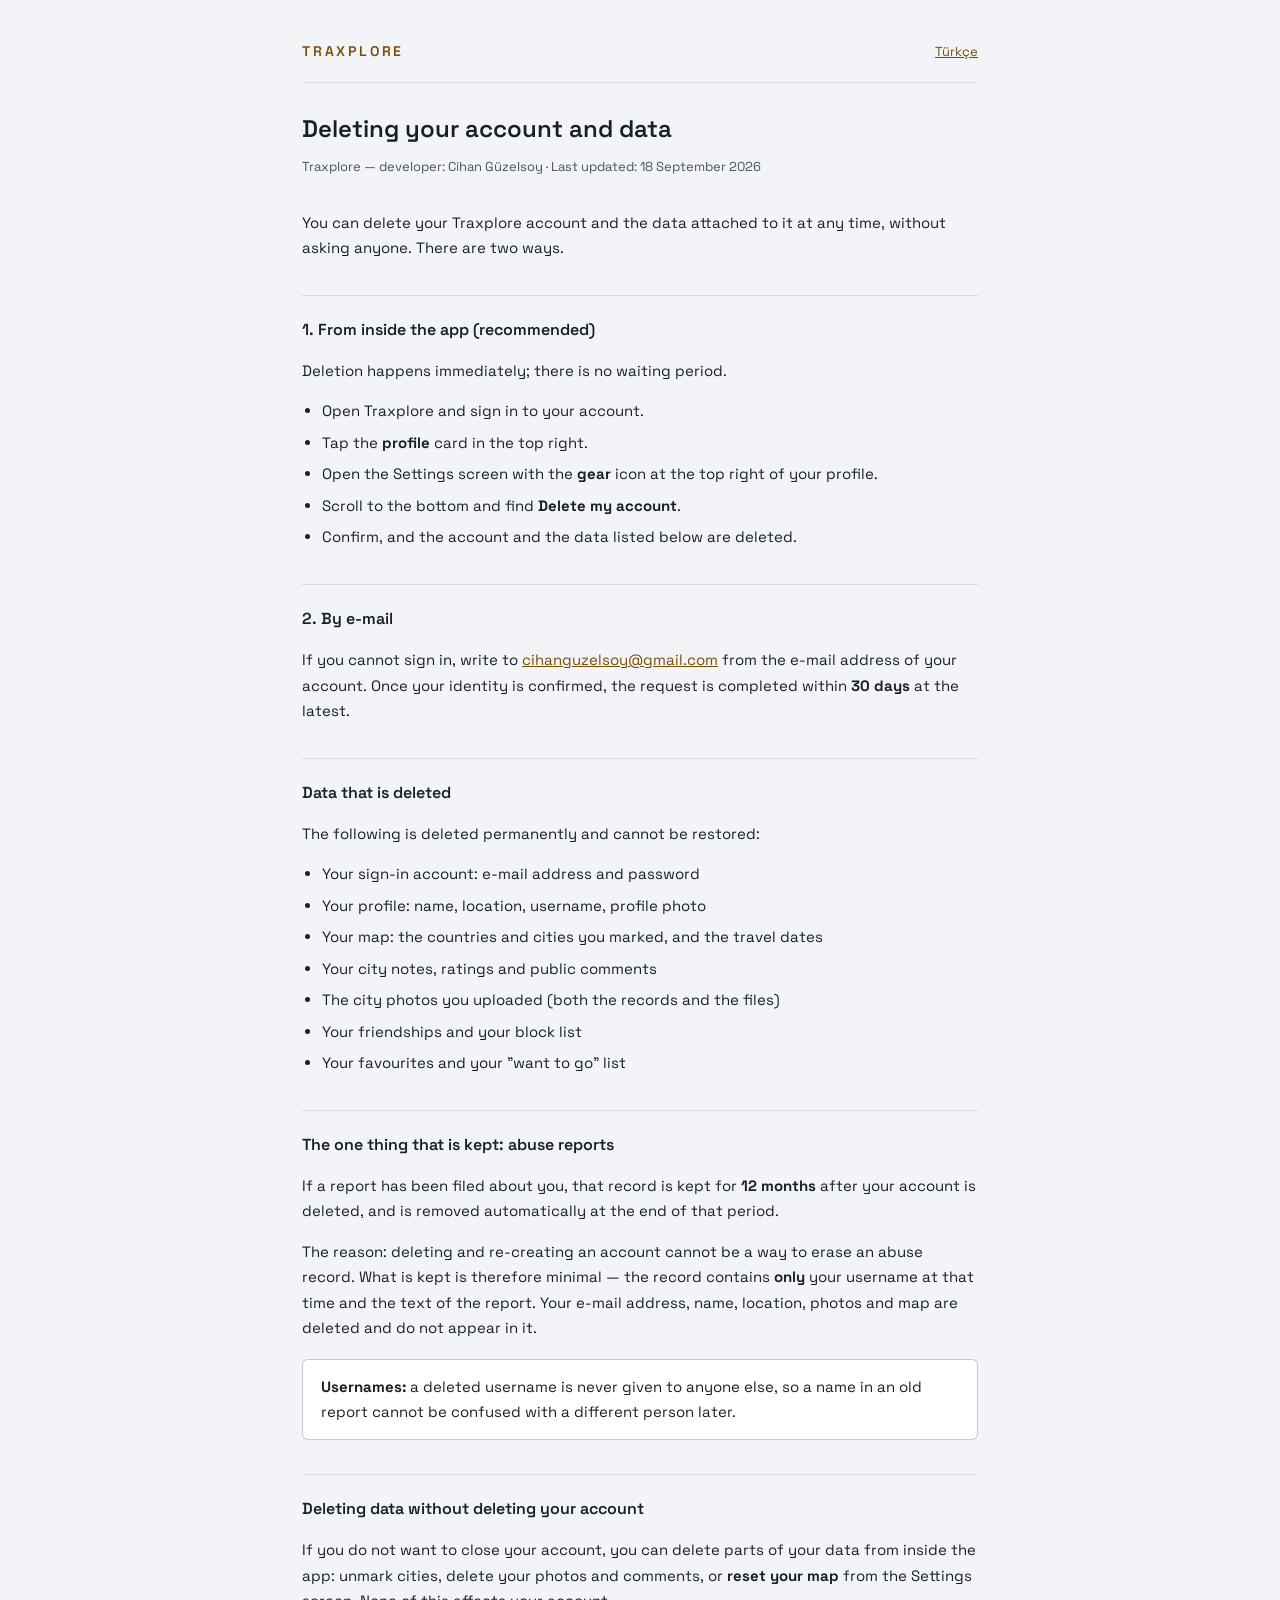
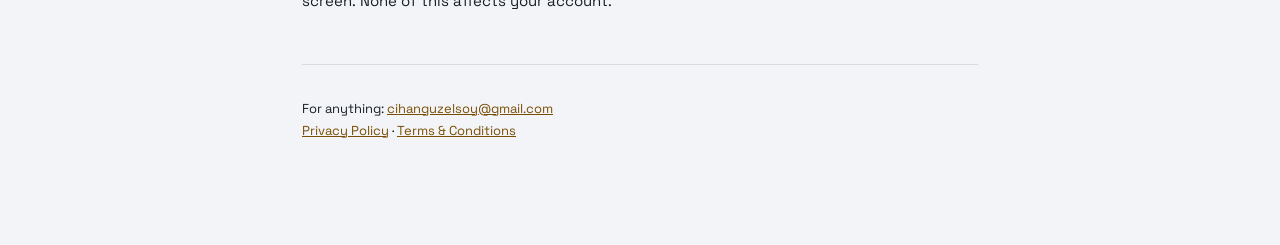
<file: delete-account.html>
<!DOCTYPE html>
<html lang="en">
<head>
<meta charset="UTF-8">
<meta name="viewport" content="width=device-width, initial-scale=1.0">
<title>Traxplore — Delete Account</title>
    <meta name="description" content="How to delete your Traxplore account and data; what is deleted and what is kept.">
    <meta property="og:title" content="Traxplore — Delete Account">
    <meta property="og:description" content="How to delete your Traxplore account and data; what is deleted and what is kept.">
    <meta property="og:image" content="https://traxplore.app/onizleme.png?v=1">
<link rel="preconnect" href="https://fonts.googleapis.com">
<link rel="preconnect" href="https://fonts.gstatic.com" crossorigin>
<link href="https://fonts.googleapis.com/css2?family=Space+Grotesk:wght@400;500;600;700&display=swap" rel="stylesheet">
<style>
:root {
    --zemin: #060a11; --yuzey: rgba(9,13,19,0.86);
    --kil: rgba(190,212,218,0.10); --kil-guclu: rgba(190,212,218,0.20);
    --yazi: #DEE7EB; --yazi-soluk: #808B94; --kehribar: #E9A23B;
    --kehribar-a: #F3BE73;
    color-scheme: dark;
}

/* Bu sayfalarda tema dugmesi yok (uygulamanin disinda da aciliyorlar),
   o yuzden ziyaretcinin cihaz ayarina uyuyorlar. Uygulama icinde
   acildiklarinda zaten uygulamanin temasini aliyorlar: panele sadece
   metin aktariliyor, bu stil blogu gitmiyor. */
@media (prefers-color-scheme: light) {
    :root {
        --zemin: #F2F4F7; --yuzey: rgba(255,255,255,0.95);
        --kil: rgba(23,32,42,0.12); --kil-guclu: rgba(23,32,42,0.24);
        --yazi: #17202A; --yazi-soluk: #49545F; --kehribar: #7A4E06;
        --kehribar-a: #5C3A04;
        color-scheme: light;
    }
}
* { box-sizing: border-box; }
body {
    margin: 0; background: var(--zemin); color: var(--yazi);
    font-family: "Space Grotesk", -apple-system, "Segoe UI", sans-serif;
    font-size: 15px; line-height: 1.7;
}
.sayfa { max-width: 720px; margin: 0 auto; padding: 40px 22px 90px; }
.ust { display: flex; align-items: baseline; gap: 16px; flex-wrap: wrap;
       border-bottom: 1px solid var(--kil); padding-bottom: 18px; margin-bottom: 26px; }
.marka { font-size: 14px; letter-spacing: 0.2em; color: var(--kehribar);
         font-weight: 600; text-decoration: none; }
.diller { margin-left: auto; font-size: 13px; }
a { color: var(--kehribar); }
a:hover { color: var(--kehribar-a); }
h1 { font-size: 24px; font-weight: 600; margin: 0 0 6px; }
.tarih { color: var(--yazi-soluk); font-size: 13px; margin: 0 0 32px; }
h2 { font-size: 16px; font-weight: 600; margin: 34px 0 10px;
     padding-top: 20px; border-top: 1px solid var(--kil); }
h3 { font-size: 14px; font-weight: 600; margin: 22px 0 6px; color: var(--kehribar); }
p, li { color: var(--yazi); }
ul { padding-left: 20px; }
li { margin: 6px 0; }
.soluk { color: var(--yazi-soluk); }
.kutu { border: 1px solid var(--kil-guclu); border-radius: 6px;
        background: var(--yuzey); padding: 14px 18px; margin: 18px 0; }
.kutu p:first-child { margin-top: 0; }
.kutu p:last-child { margin-bottom: 0; }
table { border-collapse: collapse; width: 100%; margin: 16px 0; font-size: 14px; }
th, td { text-align: left; padding: 9px 10px; border-bottom: 1px solid var(--kil);
         vertical-align: top; }
th { color: var(--yazi-soluk); font-weight: 600; font-size: 12px;
     letter-spacing: 0.06em; text-transform: uppercase; }
code { font-family: ui-monospace, SFMono-Regular, Menlo, monospace;
       font-size: 0.92em; color: var(--kehribar); }
.alt { margin-top: 50px; padding-top: 20px; border-top: 1px solid var(--kil);
       color: var(--yazi-soluk); font-size: 13px; }
</style>
</head>
<body>
<div class="sayfa">
    <div class="ust">
        <a class="marka" href="./">TRAXPLORE</a>
        <span class="diller"><a href="hesap-silme.html">Türkçe</a></span>
    </div>
    <h1>Deleting your account and data</h1>
    <p class="tarih">Traxplore — developer: Cihan Güzelsoy · Last updated: 18 September 2026</p>

    <p>You can delete your Traxplore account and the data attached to it at
    any time, without asking anyone. There are two ways.</p>

    <h2>1. From inside the app (recommended)</h2>
    <p>Deletion happens immediately; there is no waiting period.</p>
    <ul>
        <li>Open Traxplore and sign in to your account.</li>
        <li>Tap the <b>profile</b> card in the top right.</li>
        <li>Open the Settings screen with the <b>gear</b> icon at the top right of your profile.</li>
        <li>Scroll to the bottom and find <b>Delete my account</b>.</li>
        <li>Confirm, and the account and the data listed below are deleted.</li>
    </ul>

    <h2>2. By e-mail</h2>
    <p>If you cannot sign in, write to
    <a href="mailto:cihanguzelsoy@gmail.com">cihanguzelsoy@gmail.com</a>
    from the e-mail address of your account. Once your identity is confirmed,
    the request is completed within <b>30 days</b> at the latest.</p>

    <h2>Data that is deleted</h2>
    <p>The following is deleted permanently and cannot be restored:</p>
    <ul>
        <li>Your sign-in account: e-mail address and password</li>
        <li>Your profile: name, location, username, profile photo</li>
        <li>Your map: the countries and cities you marked, and the travel dates</li>
        <li>Your city notes, ratings and public comments</li>
        <li>The city photos you uploaded (both the records and the files)</li>
        <li>Your friendships and your block list</li>
        <li>Your favourites and your "want to go" list</li>
    </ul>

    <h2>The one thing that is kept: abuse reports</h2>
    <p>If a report has been filed about you, that record is kept for
    <b>12 months</b> after your account is deleted, and is removed
    automatically at the end of that period.</p>
    <p>The reason: deleting and re-creating an account cannot be a way to
    erase an abuse record. What is kept is therefore minimal — the record
    contains <b>only</b> your username at that time and the text of the
    report. Your e-mail address, name, location, photos and map are deleted
    and do not appear in it.</p>

    <div class="kutu">
        <p><b>Usernames:</b> a deleted username is never given to anyone
        else, so a name in an old report cannot be confused with a
        different person later.</p>
    </div>

    <h2>Deleting data without deleting your account</h2>
    <p>If you do not want to close your account, you can delete parts of
    your data from inside the app: unmark cities, delete your photos and
    comments, or <b>reset your map</b> from the Settings screen. None of
    this affects your account.</p>

    <div class="alt">
        <p>For anything: <a href="mailto:cihanguzelsoy@gmail.com">cihanguzelsoy@gmail.com</a><br>
        <a href="privacy.html">Privacy Policy</a> ·
        <a href="terms.html">Terms &amp; Conditions</a></p>
    </div>
</div>
</body>
</html>
</file>
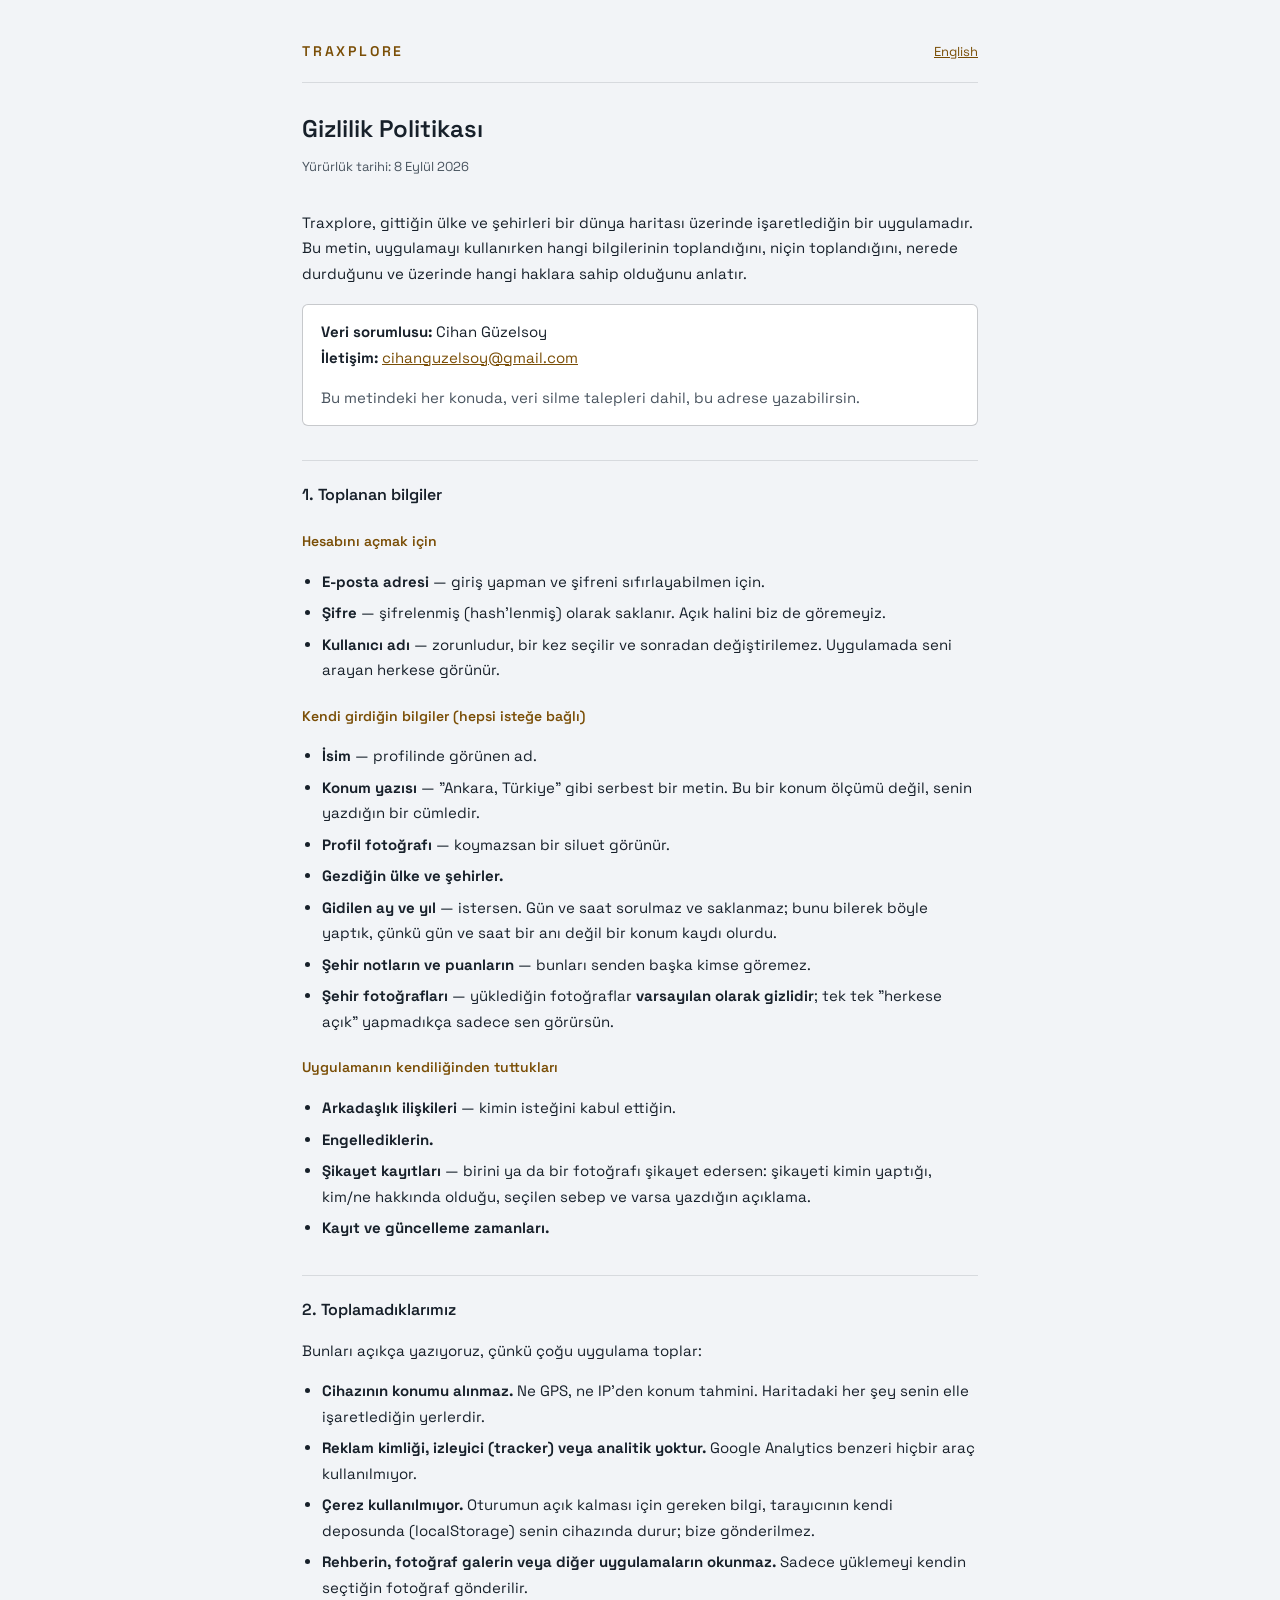
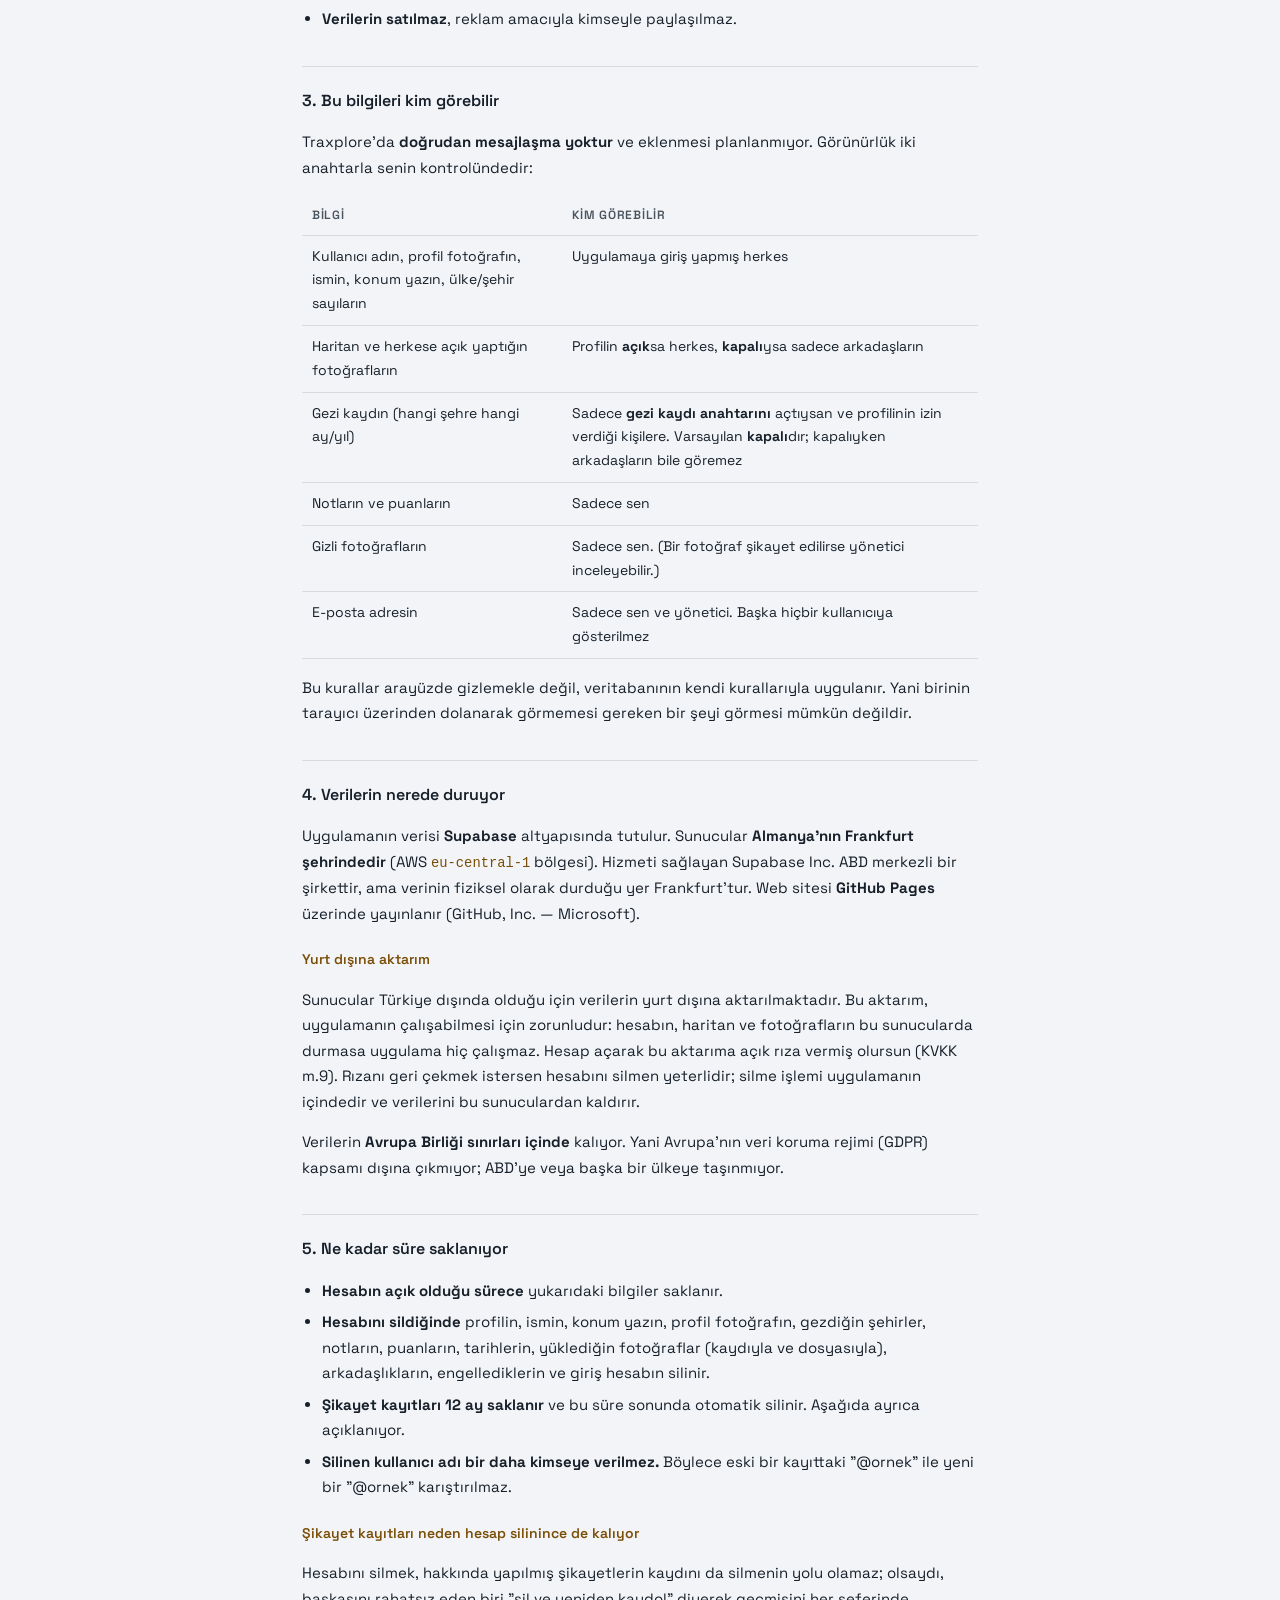
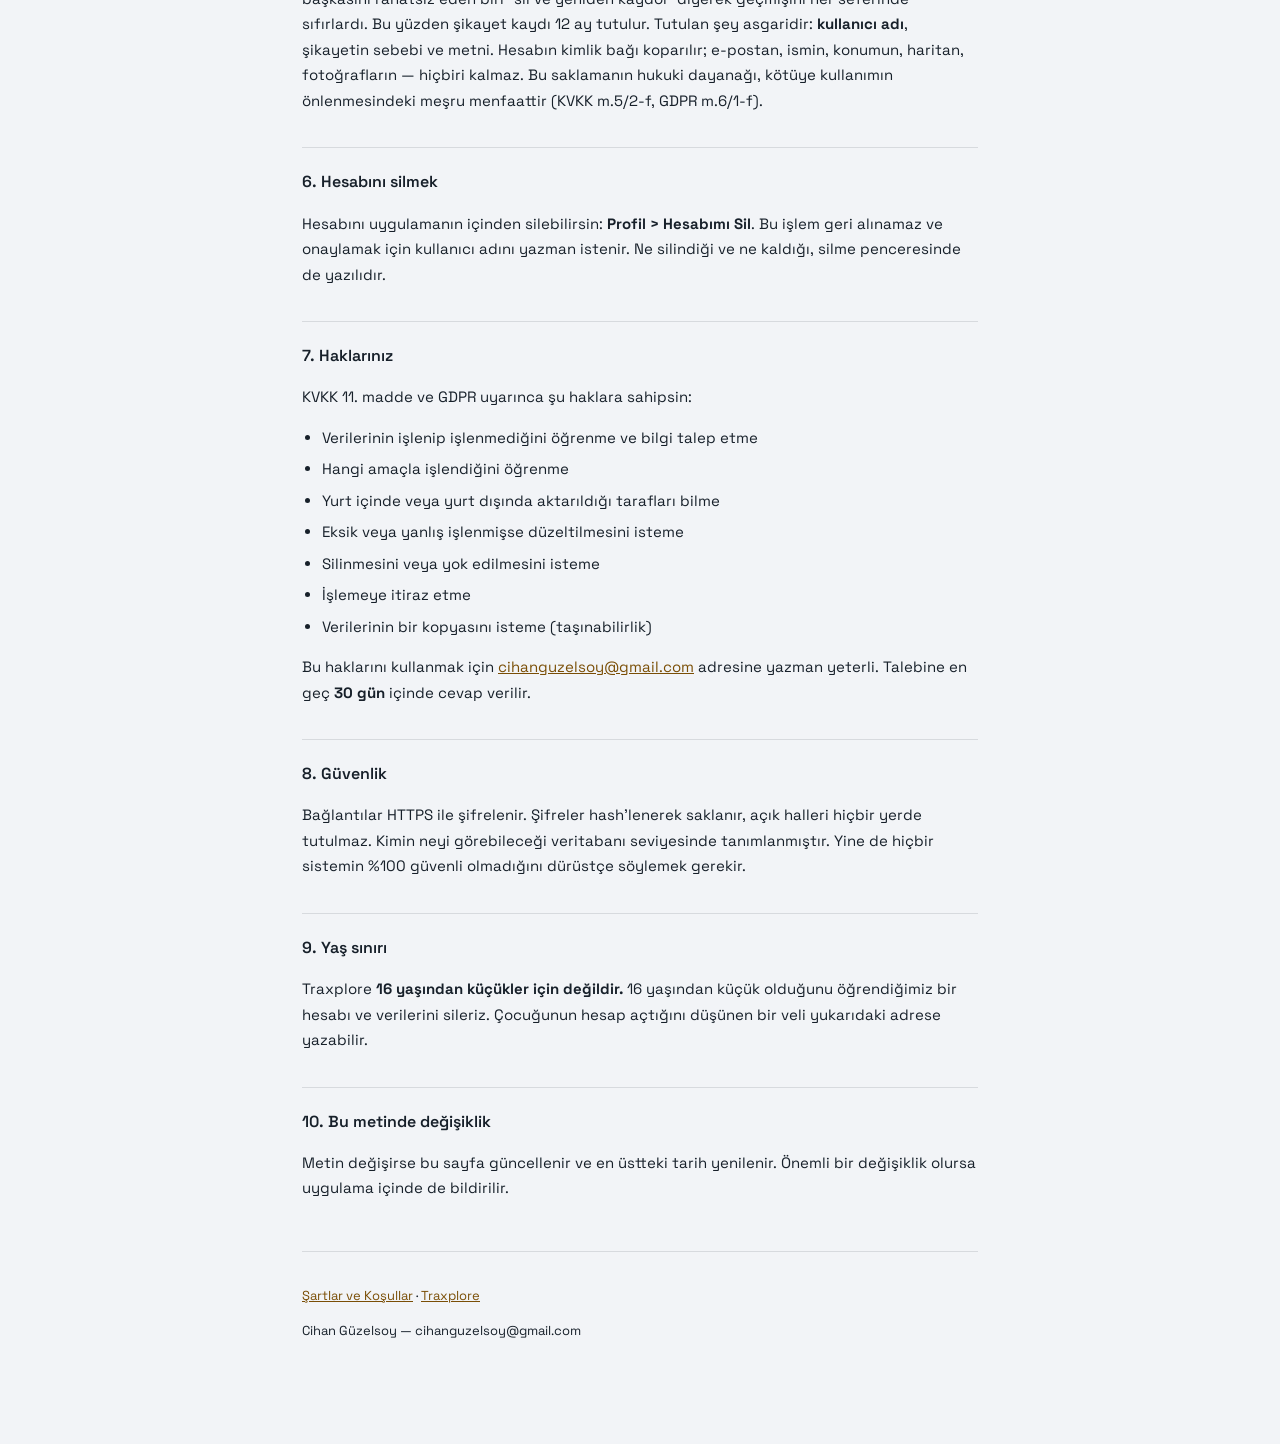
<file: gizlilik.html>
<!DOCTYPE html>
<html lang="tr">
<head>
<meta charset="UTF-8">
<meta name="viewport" content="width=device-width, initial-scale=1.0">
<title>Traxplore — Gizlilik Politikası</title>
    <meta name="description" content="Traxplore hangi verileri topluyor, nerede saklıyor ve nasıl siliyor.">
    <meta property="og:title" content="Traxplore — Gizlilik Politikası">
    <meta property="og:description" content="Traxplore hangi verileri topluyor, nerede saklıyor ve nasıl siliyor.">
    <meta property="og:image" content="https://traxplore.app/onizleme.png?v=1">
<link rel="preconnect" href="https://fonts.googleapis.com">
<link rel="preconnect" href="https://fonts.gstatic.com" crossorigin>
<link href="https://fonts.googleapis.com/css2?family=Space+Grotesk:wght@400;500;600;700&display=swap" rel="stylesheet">
<style>
:root {
    --zemin: #060a11; --yuzey: rgba(9,13,19,0.86);
    --kil: rgba(190,212,218,0.10); --kil-guclu: rgba(190,212,218,0.20);
    --yazi: #DEE7EB; --yazi-soluk: #808B94; --kehribar: #E9A23B;
    --kehribar-a: #F3BE73;
    color-scheme: dark;
}

/* Bu sayfalarda tema dugmesi yok (uygulamanin disinda da aciliyorlar),
   o yuzden ziyaretcinin cihaz ayarina uyuyorlar. Uygulama icinde
   acildiklarinda zaten uygulamanin temasini aliyorlar: panele sadece
   metin aktariliyor, bu stil blogu gitmiyor. */
@media (prefers-color-scheme: light) {
    :root {
        --zemin: #F2F4F7; --yuzey: rgba(255,255,255,0.95);
        --kil: rgba(23,32,42,0.12); --kil-guclu: rgba(23,32,42,0.24);
        --yazi: #17202A; --yazi-soluk: #49545F; --kehribar: #7A4E06;
        --kehribar-a: #5C3A04;
        color-scheme: light;
    }
}
* { box-sizing: border-box; }
body {
    margin: 0; background: var(--zemin); color: var(--yazi);
    font-family: "Space Grotesk", -apple-system, "Segoe UI", sans-serif;
    font-size: 15px; line-height: 1.7;
}
.sayfa { max-width: 720px; margin: 0 auto; padding: 40px 22px 90px; }
.ust { display: flex; align-items: baseline; gap: 16px; flex-wrap: wrap;
       border-bottom: 1px solid var(--kil); padding-bottom: 18px; margin-bottom: 26px; }
.marka { font-size: 14px; letter-spacing: 0.2em; color: var(--kehribar);
         font-weight: 600; text-decoration: none; }
.diller { margin-left: auto; font-size: 13px; }
a { color: var(--kehribar); }
a:hover { color: var(--kehribar-a); }
h1 { font-size: 24px; font-weight: 600; margin: 0 0 6px; }
.tarih { color: var(--yazi-soluk); font-size: 13px; margin: 0 0 32px; }
h2 { font-size: 16px; font-weight: 600; margin: 34px 0 10px;
     padding-top: 20px; border-top: 1px solid var(--kil); }
h3 { font-size: 14px; font-weight: 600; margin: 22px 0 6px; color: var(--kehribar); }
p, li { color: var(--yazi); }
ul { padding-left: 20px; }
li { margin: 6px 0; }
.soluk { color: var(--yazi-soluk); }
.kutu { border: 1px solid var(--kil-guclu); border-radius: 6px;
        background: var(--yuzey); padding: 14px 18px; margin: 18px 0; }
.kutu p:first-child { margin-top: 0; }
.kutu p:last-child { margin-bottom: 0; }
table { border-collapse: collapse; width: 100%; margin: 16px 0; font-size: 14px; }
th, td { text-align: left; padding: 9px 10px; border-bottom: 1px solid var(--kil);
         vertical-align: top; }
th { color: var(--yazi-soluk); font-weight: 600; font-size: 12px;
     letter-spacing: 0.06em; text-transform: uppercase; }
code { font-family: ui-monospace, SFMono-Regular, Menlo, monospace;
       font-size: 0.92em; color: var(--kehribar); }
.alt { margin-top: 50px; padding-top: 20px; border-top: 1px solid var(--kil);
       color: var(--yazi-soluk); font-size: 13px; }
</style>
</head>
<body>
<div class="sayfa">
    <div class="ust">
        <a class="marka" href="./">TRAXPLORE</a>
        <span class="diller"><a href="privacy.html">English</a></span>
    </div>
    <h1>Gizlilik Politikası</h1>
    <p class="tarih">Yürürlük tarihi: 8 Eylül 2026</p>

    <p>Traxplore, gittiğin ülke ve şehirleri bir dünya haritası üzerinde
    işaretlediğin bir uygulamadır. Bu metin, uygulamayı kullanırken hangi
    bilgilerinin toplandığını, niçin toplandığını, nerede durduğunu ve
    üzerinde hangi haklara sahip olduğunu anlatır.</p>

    <div class="kutu">
        <p><b>Veri sorumlusu:</b> Cihan Güzelsoy<br>
        <b>İletişim:</b> <a href="mailto:cihanguzelsoy@gmail.com">cihanguzelsoy@gmail.com</a></p>
        <p class="soluk">Bu metindeki her konuda, veri silme talepleri dahil,
        bu adrese yazabilirsin.</p>
    </div>

    <h2>1. Toplanan bilgiler</h2>

    <h3>Hesabını açmak için</h3>
    <ul>
        <li><b>E-posta adresi</b> — giriş yapman ve şifreni sıfırlayabilmen için.</li>
        <li><b>Şifre</b> — şifrelenmiş (hash'lenmiş) olarak saklanır. Açık halini
        biz de göremeyiz.</li>
        <li><b>Kullanıcı adı</b> — zorunludur, bir kez seçilir ve sonradan
        değiştirilemez. Uygulamada seni arayan herkese görünür.</li>
    </ul>

    <h3>Kendi girdiğin bilgiler (hepsi isteğe bağlı)</h3>
    <ul>
        <li><b>İsim</b> — profilinde görünen ad.</li>
        <li><b>Konum yazısı</b> — "Ankara, Türkiye" gibi serbest bir metin.
        Bu bir konum ölçümü değil, senin yazdığın bir cümledir.</li>
        <li><b>Profil fotoğrafı</b> — koymazsan bir siluet görünür.</li>
        <li><b>Gezdiğin ülke ve şehirler.</b></li>
        <li><b>Gidilen ay ve yıl</b> — istersen. Gün ve saat sorulmaz ve
        saklanmaz; bunu bilerek böyle yaptık, çünkü gün ve saat bir anı
        değil bir konum kaydı olurdu.</li>
        <li><b>Şehir notların ve puanların</b> — bunları senden başka kimse
        göremez.</li>
        <li><b>Şehir fotoğrafları</b> — yüklediğin fotoğraflar
        <b>varsayılan olarak gizlidir</b>; tek tek "herkese açık"
        yapmadıkça sadece sen görürsün.</li>
    </ul>

    <h3>Uygulamanın kendiliğinden tuttukları</h3>
    <ul>
        <li><b>Arkadaşlık ilişkileri</b> — kimin isteğini kabul ettiğin.</li>
        <li><b>Engellediklerin.</b></li>
        <li><b>Şikayet kayıtları</b> — birini ya da bir fotoğrafı şikayet
        edersen: şikayeti kimin yaptığı, kim/ne hakkında olduğu, seçilen sebep
        ve varsa yazdığın açıklama.</li>
        <li><b>Kayıt ve güncelleme zamanları.</b></li>
    </ul>

    <h2>2. Toplamadıklarımız</h2>
    <p>Bunları açıkça yazıyoruz, çünkü çoğu uygulama toplar:</p>
    <ul>
        <li><b>Cihazının konumu alınmaz.</b> Ne GPS, ne IP'den konum tahmini.
        Haritadaki her şey senin elle işaretlediğin yerlerdir.</li>
        <li><b>Reklam kimliği, izleyici (tracker) veya analitik yoktur.</b>
        Google Analytics benzeri hiçbir araç kullanılmıyor.</li>
        <li><b>Çerez kullanılmıyor.</b> Oturumun açık kalması için gereken
        bilgi, tarayıcının kendi deposunda (localStorage) senin cihazında durur;
        bize gönderilmez.</li>
        <li><b>Rehberin, fotoğraf galerin veya diğer uygulamaların
        okunmaz.</b> Sadece yüklemeyi kendin seçtiğin fotoğraf gönderilir.</li>
        <li><b>Verilerin satılmaz</b>, reklam amacıyla kimseyle paylaşılmaz.</li>
    </ul>

    <h2>3. Bu bilgileri kim görebilir</h2>
    <p>Traxplore'da <b>doğrudan mesajlaşma yoktur</b> ve eklenmesi
    planlanmıyor. Görünürlük iki anahtarla senin kontrolündedir:</p>
    <table>
        <tr><th>Bilgi</th><th>Kim görebilir</th></tr>
        <tr><td>Kullanıcı adın, profil fotoğrafın, ismin, konum yazın,
                ülke/şehir sayıların</td>
            <td>Uygulamaya giriş yapmış herkes</td></tr>
        <tr><td>Haritan ve herkese açık yaptığın fotoğrafların</td>
            <td>Profilin <b>açık</b>sa herkes, <b>kapalı</b>ysa sadece
                arkadaşların</td></tr>
        <tr><td>Gezi kaydın (hangi şehre hangi ay/yıl)</td>
            <td>Sadece <b>gezi kaydı anahtarını</b> açtıysan ve profilinin
                izin verdiği kişilere. Varsayılan <b>kapalı</b>dır;
                kapalıyken arkadaşların bile göremez</td></tr>
        <tr><td>Notların ve puanların</td>
            <td>Sadece sen</td></tr>
        <tr><td>Gizli fotoğrafların</td>
            <td>Sadece sen. (Bir fotoğraf şikayet edilirse yönetici
                inceleyebilir.)</td></tr>
        <tr><td>E-posta adresin</td>
            <td>Sadece sen ve yönetici. Başka hiçbir kullanıcıya gösterilmez</td></tr>
    </table>
    <p>Bu kurallar arayüzde gizlemekle değil, veritabanının kendi
    kurallarıyla uygulanır. Yani birinin tarayıcı üzerinden dolanarak
    görmemesi gereken bir şeyi görmesi mümkün değildir.</p>

    <h2>4. Verilerin nerede duruyor</h2>
    <p>Uygulamanın verisi <b>Supabase</b> altyapısında tutulur. Sunucular
    <b>Almanya'nın Frankfurt şehrindedir</b> (AWS <code>eu-central-1</code>
    bölgesi). Hizmeti sağlayan Supabase Inc. ABD merkezli bir şirkettir,
    ama verinin fiziksel olarak durduğu yer Frankfurt'tur. Web sitesi
    <b>GitHub Pages</b> üzerinde yayınlanır (GitHub, Inc. — Microsoft).</p>

    <h3>Yurt dışına aktarım</h3>
    <p>Sunucular Türkiye dışında olduğu için verilerin yurt dışına
    aktarılmaktadır. Bu aktarım, uygulamanın çalışabilmesi için zorunludur:
    hesabın, haritan ve fotoğrafların bu sunucularda durmasa uygulama
    hiç çalışmaz. Hesap açarak bu aktarıma açık rıza vermiş olursun
    (KVKK m.9). Rızanı geri çekmek istersen hesabını silmen yeterlidir;
    silme işlemi uygulamanın içindedir ve verilerini bu sunuculardan
    kaldırır.</p>
    <p>Verilerin <b>Avrupa Birliği sınırları içinde</b> kalıyor. Yani
    Avrupa'nın veri koruma rejimi (GDPR) kapsamı dışına çıkmıyor;
    ABD'ye veya başka bir ülkeye taşınmıyor.</p>

    <h2>5. Ne kadar süre saklanıyor</h2>
    <ul>
        <li><b>Hesabın açık olduğu sürece</b> yukarıdaki bilgiler saklanır.</li>
        <li><b>Hesabını sildiğinde</b> profilin, ismin, konum yazın, profil
        fotoğrafın, gezdiğin şehirler, notların, puanların, tarihlerin,
        yüklediğin fotoğraflar (kaydıyla ve dosyasıyla), arkadaşlıkların,
        engellediklerin ve giriş hesabın silinir.</li>
        <li><b>Şikayet kayıtları 12 ay saklanır</b> ve bu süre sonunda
        otomatik silinir. Aşağıda ayrıca açıklanıyor.</li>
        <li><b>Silinen kullanıcı adı bir daha kimseye verilmez.</b>
        Böylece eski bir kayıttaki "@ornek" ile yeni bir "@ornek"
        karıştırılmaz.</li>
    </ul>

    <h3>Şikayet kayıtları neden hesap silinince de kalıyor</h3>
    <p>Hesabını silmek, hakkında yapılmış şikayetlerin kaydını da silmenin
    yolu olamaz; olsaydı, başkasını rahatsız eden biri "sil ve yeniden
    kaydol" diyerek geçmişini her seferinde sıfırlardı. Bu yüzden şikayet
    kaydı 12 ay tutulur. Tutulan şey asgaridir: <b>kullanıcı adı</b>,
    şikayetin sebebi ve metni. Hesabın kimlik bağı koparılır;
    e-postan, ismin, konumun, haritan, fotoğrafların — hiçbiri kalmaz.
    Bu saklamanın hukuki dayanağı, kötüye kullanımın önlenmesindeki
    meşru menfaattir (KVKK m.5/2-f, GDPR m.6/1-f).</p>

    <h2>6. Hesabını silmek</h2>
    <p>Hesabını uygulamanın içinden silebilirsin: <b>Profil > Hesabımı Sil</b>.
    Bu işlem geri alınamaz ve onaylamak için kullanıcı adını yazman istenir.
    Ne silindiği ve ne kaldığı, silme penceresinde de yazılıdır.</p>

    <h2>7. Haklarınız</h2>
    <p>KVKK 11. madde ve GDPR uyarınca şu haklara sahipsin:</p>
    <ul>
        <li>Verilerinin işlenip işlenmediğini öğrenme ve bilgi talep etme</li>
        <li>Hangi amaçla işlendiğini öğrenme</li>
        <li>Yurt içinde veya yurt dışında aktarıldığı tarafları bilme</li>
        <li>Eksik veya yanlış işlenmişse düzeltilmesini isteme</li>
        <li>Silinmesini veya yok edilmesini isteme</li>
        <li>İşlemeye itiraz etme</li>
        <li>Verilerinin bir kopyasını isteme (taşınabilirlik)</li>
    </ul>
    <p>Bu haklarını kullanmak için
    <a href="mailto:cihanguzelsoy@gmail.com">cihanguzelsoy@gmail.com</a>
    adresine yazman yeterli. Talebine en geç <b>30 gün</b> içinde
    cevap verilir.</p>

    <h2>8. Güvenlik</h2>
    <p>Bağlantılar HTTPS ile şifrelenir. Şifreler hash'lenerek saklanır,
    açık halleri hiçbir yerde tutulmaz. Kimin neyi görebileceği
    veritabanı seviyesinde tanımlanmıştır. Yine de hiçbir sistemin
    %100 güvenli olmadığını dürüstçe söylemek gerekir.</p>

    <h2>9. Yaş sınırı</h2>
    <p>Traxplore <b>16 yaşından küçükler için değildir.</b> 16 yaşından
    küçük olduğunu öğrendiğimiz bir hesabı ve verilerini sileriz.
    Çocuğunun hesap açtığını düşünen bir veli yukarıdaki adrese yazabilir.</p>

    <h2>10. Bu metinde değişiklik</h2>
    <p>Metin değişirse bu sayfa güncellenir ve en üstteki tarih yenilenir.
    Önemli bir değişiklik olursa uygulama içinde de bildirilir.</p>

    <div class="alt">
        <p><a href="kosullar.html">Şartlar ve Koşullar</a> ·
        <a href="./">Traxplore</a></p>
        <p>Cihan Güzelsoy — cihanguzelsoy@gmail.com</p>
    </div>
</div>
</body>
</html>
</file>
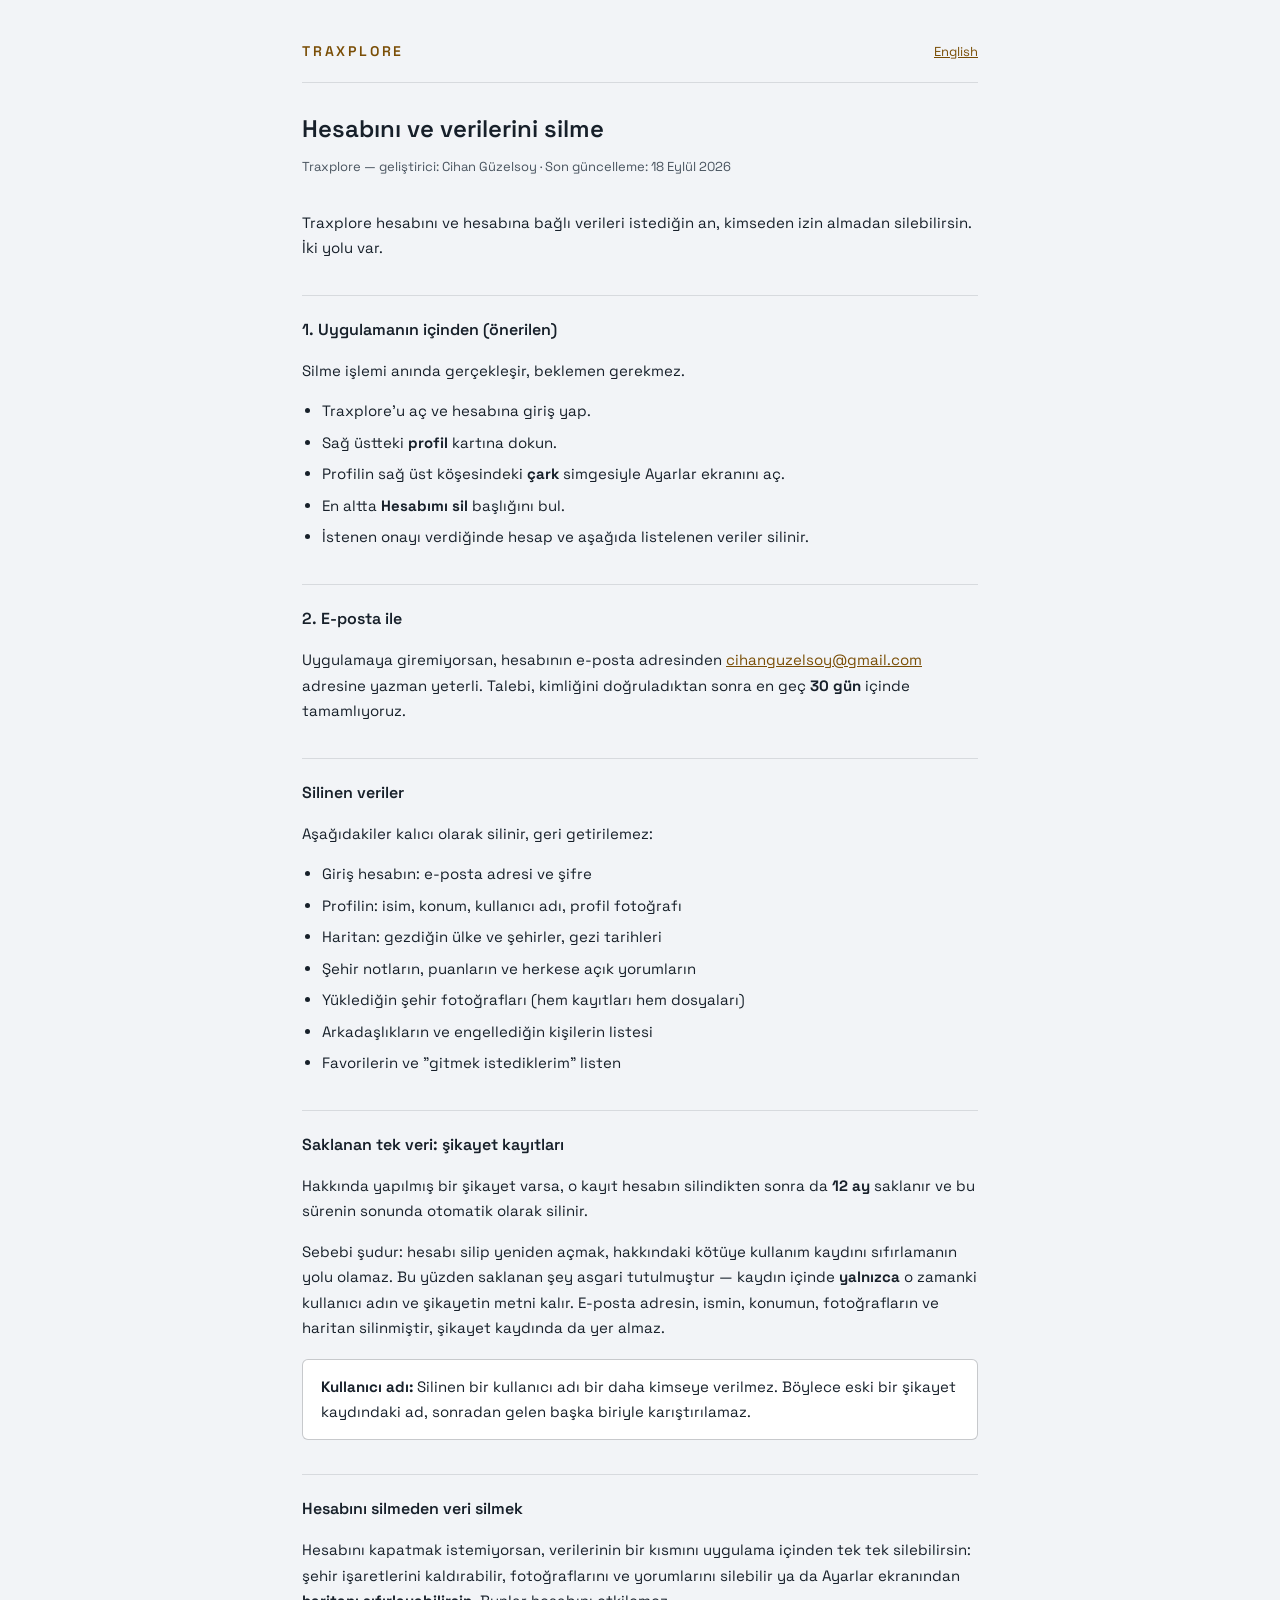
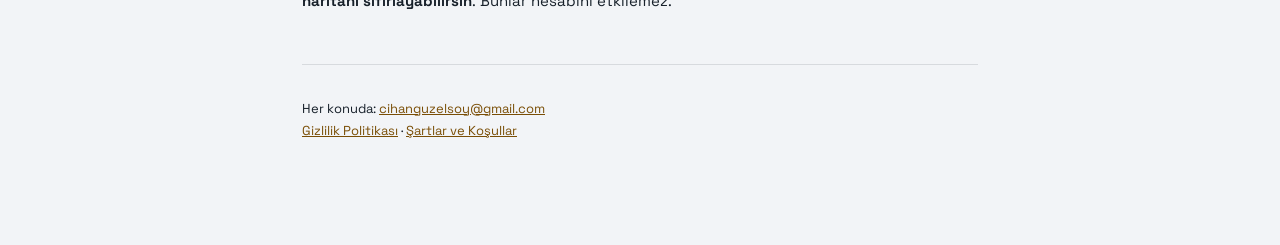
<file: hesap-silme.html>
<!DOCTYPE html>
<html lang="tr">
<head>
<meta charset="UTF-8">
<meta name="viewport" content="width=device-width, initial-scale=1.0">
<title>Traxplore — Hesap Silme</title>
    <meta name="description" content="Traxplore hesabını ve verilerini nasıl silersin; ne siliniyor, ne saklanıyor.">
    <meta property="og:title" content="Traxplore — Hesap Silme">
    <meta property="og:description" content="Traxplore hesabını ve verilerini nasıl silersin; ne siliniyor, ne saklanıyor.">
    <meta property="og:image" content="https://traxplore.app/onizleme.png?v=1">
<link rel="preconnect" href="https://fonts.googleapis.com">
<link rel="preconnect" href="https://fonts.gstatic.com" crossorigin>
<link href="https://fonts.googleapis.com/css2?family=Space+Grotesk:wght@400;500;600;700&display=swap" rel="stylesheet">
<style>
:root {
    --zemin: #060a11; --yuzey: rgba(9,13,19,0.86);
    --kil: rgba(190,212,218,0.10); --kil-guclu: rgba(190,212,218,0.20);
    --yazi: #DEE7EB; --yazi-soluk: #808B94; --kehribar: #E9A23B;
    --kehribar-a: #F3BE73;
    color-scheme: dark;
}

/* Bu sayfalarda tema dugmesi yok (uygulamanin disinda da aciliyorlar),
   o yuzden ziyaretcinin cihaz ayarina uyuyorlar. Uygulama icinde
   acildiklarinda zaten uygulamanin temasini aliyorlar: panele sadece
   metin aktariliyor, bu stil blogu gitmiyor. */
@media (prefers-color-scheme: light) {
    :root {
        --zemin: #F2F4F7; --yuzey: rgba(255,255,255,0.95);
        --kil: rgba(23,32,42,0.12); --kil-guclu: rgba(23,32,42,0.24);
        --yazi: #17202A; --yazi-soluk: #49545F; --kehribar: #7A4E06;
        --kehribar-a: #5C3A04;
        color-scheme: light;
    }
}
* { box-sizing: border-box; }
body {
    margin: 0; background: var(--zemin); color: var(--yazi);
    font-family: "Space Grotesk", -apple-system, "Segoe UI", sans-serif;
    font-size: 15px; line-height: 1.7;
}
.sayfa { max-width: 720px; margin: 0 auto; padding: 40px 22px 90px; }
.ust { display: flex; align-items: baseline; gap: 16px; flex-wrap: wrap;
       border-bottom: 1px solid var(--kil); padding-bottom: 18px; margin-bottom: 26px; }
.marka { font-size: 14px; letter-spacing: 0.2em; color: var(--kehribar);
         font-weight: 600; text-decoration: none; }
.diller { margin-left: auto; font-size: 13px; }
a { color: var(--kehribar); }
a:hover { color: var(--kehribar-a); }
h1 { font-size: 24px; font-weight: 600; margin: 0 0 6px; }
.tarih { color: var(--yazi-soluk); font-size: 13px; margin: 0 0 32px; }
h2 { font-size: 16px; font-weight: 600; margin: 34px 0 10px;
     padding-top: 20px; border-top: 1px solid var(--kil); }
h3 { font-size: 14px; font-weight: 600; margin: 22px 0 6px; color: var(--kehribar); }
p, li { color: var(--yazi); }
ul { padding-left: 20px; }
li { margin: 6px 0; }
.soluk { color: var(--yazi-soluk); }
.kutu { border: 1px solid var(--kil-guclu); border-radius: 6px;
        background: var(--yuzey); padding: 14px 18px; margin: 18px 0; }
.kutu p:first-child { margin-top: 0; }
.kutu p:last-child { margin-bottom: 0; }
table { border-collapse: collapse; width: 100%; margin: 16px 0; font-size: 14px; }
th, td { text-align: left; padding: 9px 10px; border-bottom: 1px solid var(--kil);
         vertical-align: top; }
th { color: var(--yazi-soluk); font-weight: 600; font-size: 12px;
     letter-spacing: 0.06em; text-transform: uppercase; }
code { font-family: ui-monospace, SFMono-Regular, Menlo, monospace;
       font-size: 0.92em; color: var(--kehribar); }
.alt { margin-top: 50px; padding-top: 20px; border-top: 1px solid var(--kil);
       color: var(--yazi-soluk); font-size: 13px; }
</style>
</head>
<body>
<div class="sayfa">
    <div class="ust">
        <a class="marka" href="./">TRAXPLORE</a>
        <span class="diller"><a href="delete-account.html">English</a></span>
    </div>
    <h1>Hesabını ve verilerini silme</h1>
    <p class="tarih">Traxplore — geliştirici: Cihan Güzelsoy · Son güncelleme: 18 Eylül 2026</p>

    <p>Traxplore hesabını ve hesabına bağlı verileri istediğin an, kimseden
    izin almadan silebilirsin. İki yolu var.</p>

    <h2>1. Uygulamanın içinden (önerilen)</h2>
    <p>Silme işlemi anında gerçekleşir, beklemen gerekmez.</p>
    <ul>
        <li>Traxplore'u aç ve hesabına giriş yap.</li>
        <li>Sağ üstteki <b>profil</b> kartına dokun.</li>
        <li>Profilin sağ üst köşesindeki <b>çark</b> simgesiyle Ayarlar ekranını aç.</li>
        <li>En altta <b>Hesabımı sil</b> başlığını bul.</li>
        <li>İstenen onayı verdiğinde hesap ve aşağıda listelenen veriler silinir.</li>
    </ul>

    <h2>2. E-posta ile</h2>
    <p>Uygulamaya giremiyorsan, hesabının e-posta adresinden
    <a href="mailto:cihanguzelsoy@gmail.com">cihanguzelsoy@gmail.com</a>
    adresine yazman yeterli. Talebi, kimliğini doğruladıktan sonra en geç
    <b>30 gün</b> içinde tamamlıyoruz.</p>

    <h2>Silinen veriler</h2>
    <p>Aşağıdakiler kalıcı olarak silinir, geri getirilemez:</p>
    <ul>
        <li>Giriş hesabın: e-posta adresi ve şifre</li>
        <li>Profilin: isim, konum, kullanıcı adı, profil fotoğrafı</li>
        <li>Haritan: gezdiğin ülke ve şehirler, gezi tarihleri</li>
        <li>Şehir notların, puanların ve herkese açık yorumların</li>
        <li>Yüklediğin şehir fotoğrafları (hem kayıtları hem dosyaları)</li>
        <li>Arkadaşlıkların ve engellediğin kişilerin listesi</li>
        <li>Favorilerin ve "gitmek istediklerim" listen</li>
    </ul>

    <h2>Saklanan tek veri: şikayet kayıtları</h2>
    <p>Hakkında yapılmış bir şikayet varsa, o kayıt hesabın silindikten
    sonra da <b>12 ay</b> saklanır ve bu sürenin sonunda otomatik olarak
    silinir.</p>
    <p>Sebebi şudur: hesabı silip yeniden açmak, hakkındaki kötüye kullanım
    kaydını sıfırlamanın yolu olamaz. Bu yüzden saklanan şey asgari
    tutulmuştur — kaydın içinde <b>yalnızca</b> o zamanki kullanıcı adın ve
    şikayetin metni kalır. E-posta adresin, ismin, konumun, fotoğrafların ve
    haritan silinmiştir, şikayet kaydında da yer almaz.</p>

    <div class="kutu">
        <p><b>Kullanıcı adı:</b> Silinen bir kullanıcı adı bir daha kimseye
        verilmez. Böylece eski bir şikayet kaydındaki ad, sonradan gelen
        başka biriyle karıştırılamaz.</p>
    </div>

    <h2>Hesabını silmeden veri silmek</h2>
    <p>Hesabını kapatmak istemiyorsan, verilerinin bir kısmını uygulama
    içinden tek tek silebilirsin: şehir işaretlerini kaldırabilir,
    fotoğraflarını ve yorumlarını silebilir ya da Ayarlar ekranından
    <b>haritanı sıfırlayabilirsin</b>. Bunlar hesabını etkilemez.</p>

    <div class="alt">
        <p>Her konuda: <a href="mailto:cihanguzelsoy@gmail.com">cihanguzelsoy@gmail.com</a><br>
        <a href="gizlilik.html">Gizlilik Politikası</a> ·
        <a href="kosullar.html">Şartlar ve Koşullar</a></p>
    </div>
</div>
</body>
</html>
</file>
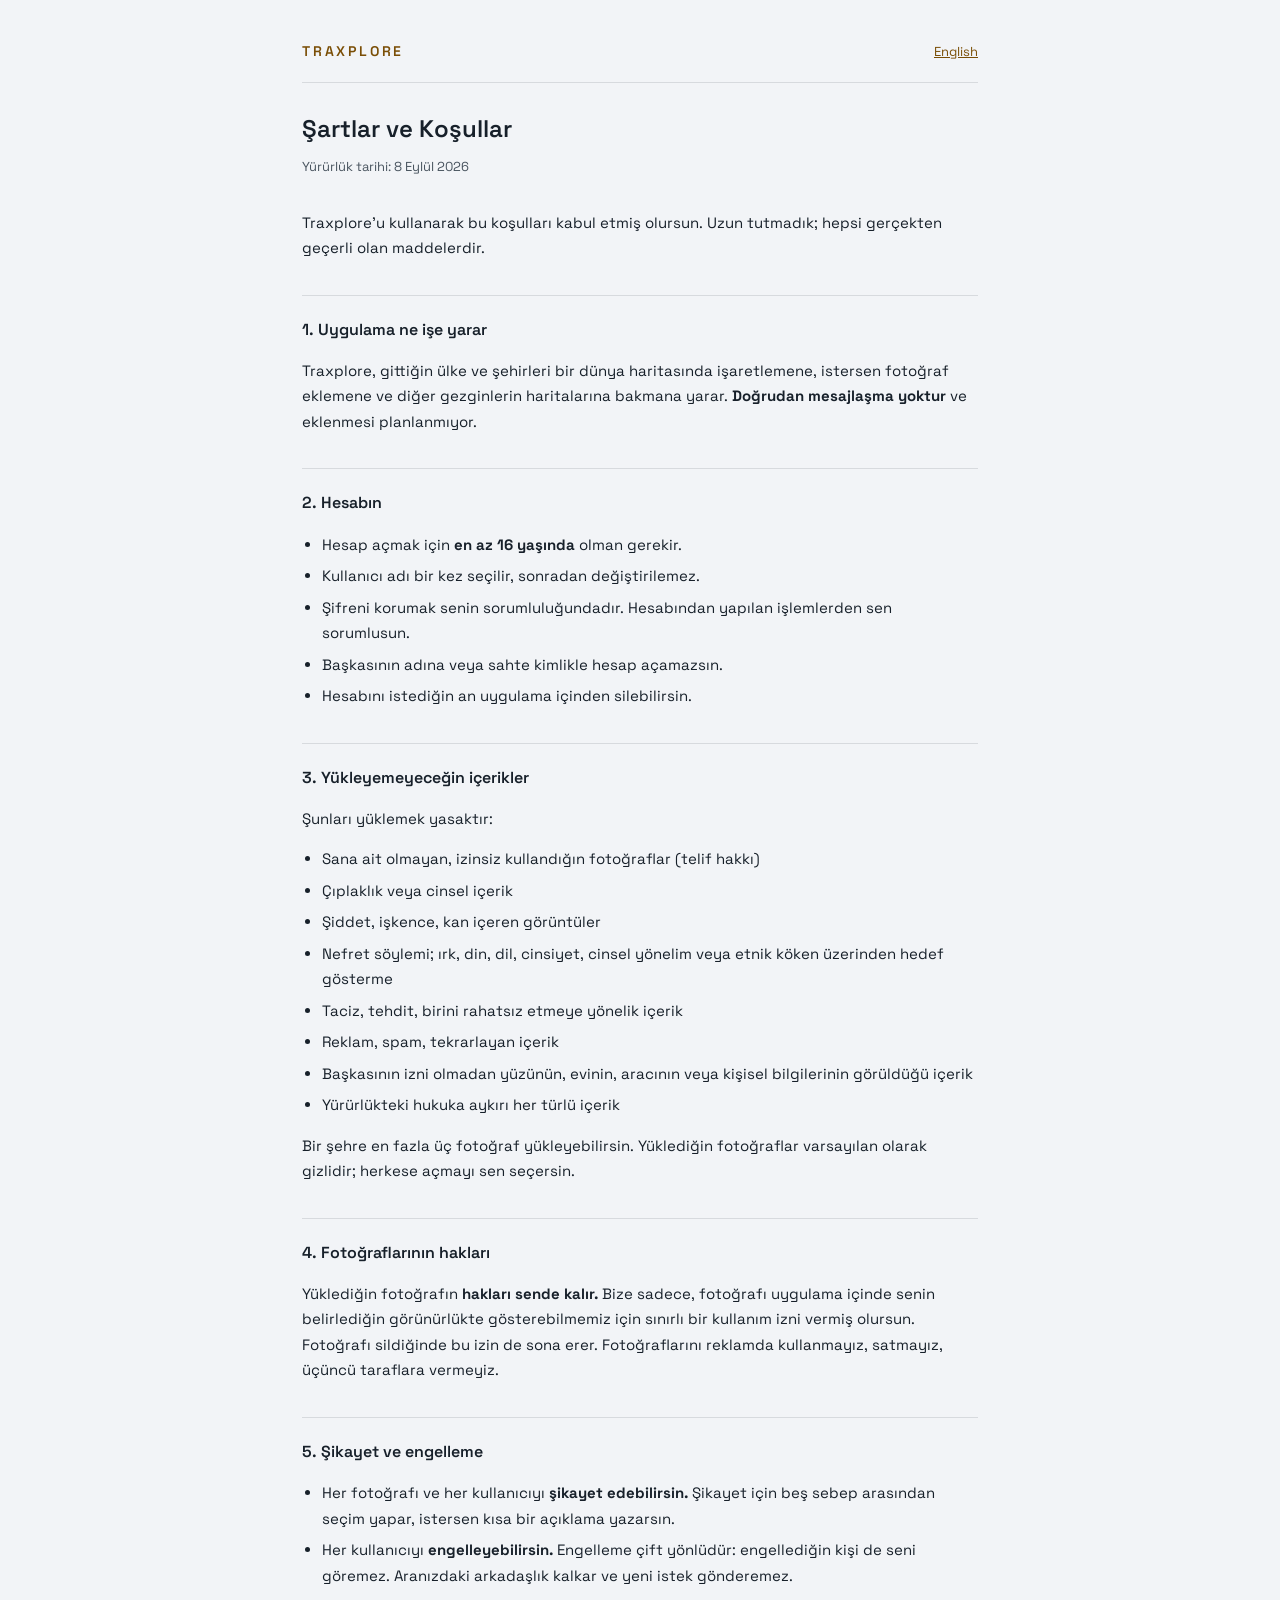
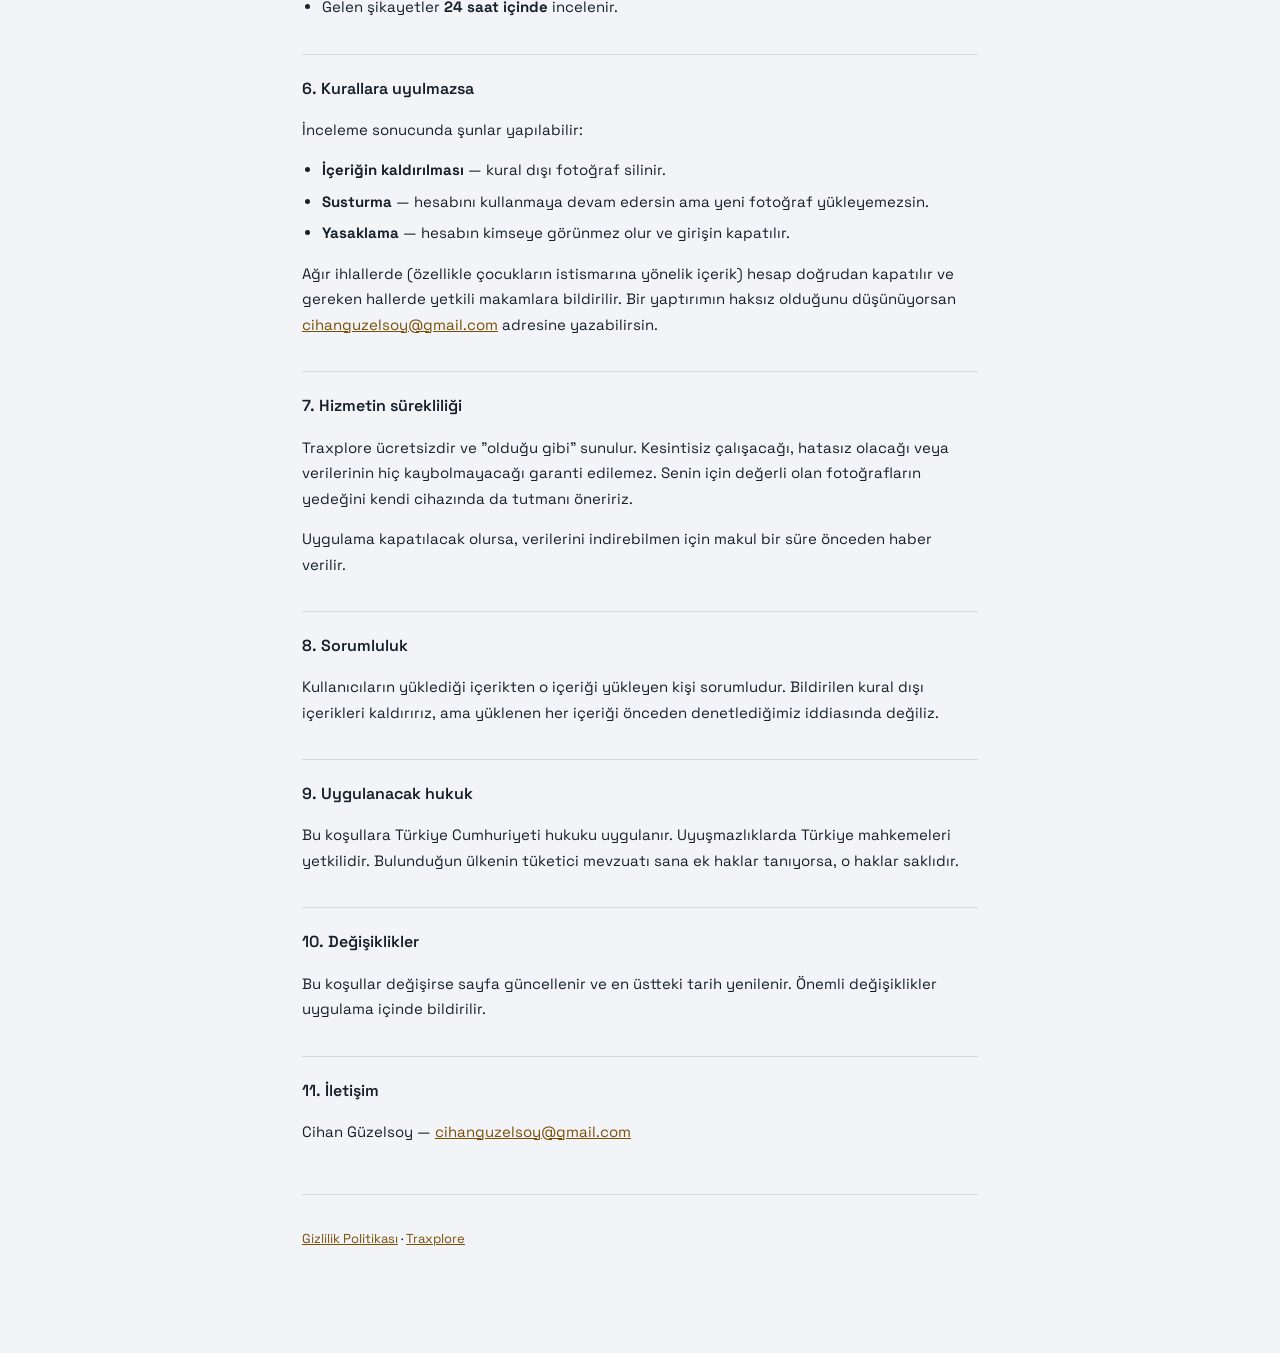
<file: kosullar.html>
<!DOCTYPE html>
<html lang="tr">
<head>
<meta charset="UTF-8">
<meta name="viewport" content="width=device-width, initial-scale=1.0">
<title>Traxplore — Şartlar ve Koşullar</title>
    <meta name="description" content="Traxplore'u kullanırken geçerli olan kurallar.">
    <meta property="og:title" content="Traxplore — Şartlar ve Koşullar">
    <meta property="og:description" content="Traxplore'u kullanırken geçerli olan kurallar.">
    <meta property="og:image" content="https://traxplore.app/onizleme.png?v=1">
<link rel="preconnect" href="https://fonts.googleapis.com">
<link rel="preconnect" href="https://fonts.gstatic.com" crossorigin>
<link href="https://fonts.googleapis.com/css2?family=Space+Grotesk:wght@400;500;600;700&display=swap" rel="stylesheet">
<style>
:root {
    --zemin: #060a11; --yuzey: rgba(9,13,19,0.86);
    --kil: rgba(190,212,218,0.10); --kil-guclu: rgba(190,212,218,0.20);
    --yazi: #DEE7EB; --yazi-soluk: #808B94; --kehribar: #E9A23B;
    --kehribar-a: #F3BE73;
    color-scheme: dark;
}

/* Bu sayfalarda tema dugmesi yok (uygulamanin disinda da aciliyorlar),
   o yuzden ziyaretcinin cihaz ayarina uyuyorlar. Uygulama icinde
   acildiklarinda zaten uygulamanin temasini aliyorlar: panele sadece
   metin aktariliyor, bu stil blogu gitmiyor. */
@media (prefers-color-scheme: light) {
    :root {
        --zemin: #F2F4F7; --yuzey: rgba(255,255,255,0.95);
        --kil: rgba(23,32,42,0.12); --kil-guclu: rgba(23,32,42,0.24);
        --yazi: #17202A; --yazi-soluk: #49545F; --kehribar: #7A4E06;
        --kehribar-a: #5C3A04;
        color-scheme: light;
    }
}
* { box-sizing: border-box; }
body {
    margin: 0; background: var(--zemin); color: var(--yazi);
    font-family: "Space Grotesk", -apple-system, "Segoe UI", sans-serif;
    font-size: 15px; line-height: 1.7;
}
.sayfa { max-width: 720px; margin: 0 auto; padding: 40px 22px 90px; }
.ust { display: flex; align-items: baseline; gap: 16px; flex-wrap: wrap;
       border-bottom: 1px solid var(--kil); padding-bottom: 18px; margin-bottom: 26px; }
.marka { font-size: 14px; letter-spacing: 0.2em; color: var(--kehribar);
         font-weight: 600; text-decoration: none; }
.diller { margin-left: auto; font-size: 13px; }
a { color: var(--kehribar); }
a:hover { color: var(--kehribar-a); }
h1 { font-size: 24px; font-weight: 600; margin: 0 0 6px; }
.tarih { color: var(--yazi-soluk); font-size: 13px; margin: 0 0 32px; }
h2 { font-size: 16px; font-weight: 600; margin: 34px 0 10px;
     padding-top: 20px; border-top: 1px solid var(--kil); }
h3 { font-size: 14px; font-weight: 600; margin: 22px 0 6px; color: var(--kehribar); }
p, li { color: var(--yazi); }
ul { padding-left: 20px; }
li { margin: 6px 0; }
.soluk { color: var(--yazi-soluk); }
.kutu { border: 1px solid var(--kil-guclu); border-radius: 6px;
        background: var(--yuzey); padding: 14px 18px; margin: 18px 0; }
.kutu p:first-child { margin-top: 0; }
.kutu p:last-child { margin-bottom: 0; }
table { border-collapse: collapse; width: 100%; margin: 16px 0; font-size: 14px; }
th, td { text-align: left; padding: 9px 10px; border-bottom: 1px solid var(--kil);
         vertical-align: top; }
th { color: var(--yazi-soluk); font-weight: 600; font-size: 12px;
     letter-spacing: 0.06em; text-transform: uppercase; }
code { font-family: ui-monospace, SFMono-Regular, Menlo, monospace;
       font-size: 0.92em; color: var(--kehribar); }
.alt { margin-top: 50px; padding-top: 20px; border-top: 1px solid var(--kil);
       color: var(--yazi-soluk); font-size: 13px; }
</style>
</head>
<body>
<div class="sayfa">
    <div class="ust">
        <a class="marka" href="./">TRAXPLORE</a>
        <span class="diller"><a href="terms.html">English</a></span>
    </div>
    <h1>Şartlar ve Koşullar</h1>
    <p class="tarih">Yürürlük tarihi: 8 Eylül 2026</p>

    <p>Traxplore'u kullanarak bu koşulları kabul etmiş olursun. Uzun
    tutmadık; hepsi gerçekten geçerli olan maddelerdir.</p>

    <h2>1. Uygulama ne işe yarar</h2>
    <p>Traxplore, gittiğin ülke ve şehirleri bir dünya haritasında
    işaretlemene, istersen fotoğraf eklemene ve diğer gezginlerin
    haritalarına bakmana yarar. <b>Doğrudan mesajlaşma yoktur</b> ve
    eklenmesi planlanmıyor.</p>

    <h2>2. Hesabın</h2>
    <ul>
        <li>Hesap açmak için <b>en az 16 yaşında</b> olman gerekir.</li>
        <li>Kullanıcı adı bir kez seçilir, sonradan değiştirilemez.</li>
        <li>Şifreni korumak senin sorumluluğundadır. Hesabından yapılan
        işlemlerden sen sorumlusun.</li>
        <li>Başkasının adına veya sahte kimlikle hesap açamazsın.</li>
        <li>Hesabını istediğin an uygulama içinden silebilirsin.</li>
    </ul>

    <h2>3. Yükleyemeyeceğin içerikler</h2>
    <p>Şunları yüklemek yasaktır:</p>
    <ul>
        <li>Sana ait olmayan, izinsiz kullandığın fotoğraflar (telif hakkı)</li>
        <li>Çıplaklık veya cinsel içerik</li>
        <li>Şiddet, işkence, kan içeren görüntüler</li>
        <li>Nefret söylemi; ırk, din, dil, cinsiyet, cinsel yönelim veya
        etnik köken üzerinden hedef gösterme</li>
        <li>Taciz, tehdit, birini rahatsız etmeye yönelik içerik</li>
        <li>Reklam, spam, tekrarlayan içerik</li>
        <li>Başkasının izni olmadan yüzünün, evinin, aracının veya kişisel
        bilgilerinin görüldüğü içerik</li>
        <li>Yürürlükteki hukuka aykırı her türlü içerik</li>
    </ul>
    <p>Bir şehre en fazla üç fotoğraf yükleyebilirsin. Yüklediğin
    fotoğraflar varsayılan olarak gizlidir; herkese açmayı sen seçersin.</p>

    <h2>4. Fotoğraflarının hakları</h2>
    <p>Yüklediğin fotoğrafın <b>hakları sende kalır.</b> Bize sadece,
    fotoğrafı uygulama içinde senin belirlediğin görünürlükte
    gösterebilmemiz için sınırlı bir kullanım izni vermiş olursun.
    Fotoğrafı sildiğinde bu izin de sona erer. Fotoğraflarını reklamda
    kullanmayız, satmayız, üçüncü taraflara vermeyiz.</p>

    <h2>5. Şikayet ve engelleme</h2>
    <ul>
        <li>Her fotoğrafı ve her kullanıcıyı <b>şikayet edebilirsin.</b>
        Şikayet için beş sebep arasından seçim yapar, istersen kısa bir
        açıklama yazarsın.</li>
        <li>Her kullanıcıyı <b>engelleyebilirsin.</b> Engelleme çift
        yönlüdür: engellediğin kişi de seni göremez. Aranızdaki arkadaşlık
        kalkar ve yeni istek gönderemez.</li>
        <li>Gelen şikayetler <b>24 saat içinde</b> incelenir.</li>
    </ul>

    <h2>6. Kurallara uyulmazsa</h2>
    <p>İnceleme sonucunda şunlar yapılabilir:</p>
    <ul>
        <li><b>İçeriğin kaldırılması</b> — kural dışı fotoğraf silinir.</li>
        <li><b>Susturma</b> — hesabını kullanmaya devam edersin ama yeni
        fotoğraf yükleyemezsin.</li>
        <li><b>Yasaklama</b> — hesabın kimseye görünmez olur ve girişin
        kapatılır.</li>
    </ul>
    <p>Ağır ihlallerde (özellikle çocukların istismarına yönelik içerik)
    hesap doğrudan kapatılır ve gereken hallerde yetkili makamlara
    bildirilir. Bir yaptırımın haksız olduğunu düşünüyorsan
    <a href="mailto:cihanguzelsoy@gmail.com">cihanguzelsoy@gmail.com</a>
    adresine yazabilirsin.</p>

    <h2>7. Hizmetin sürekliliği</h2>
    <p>Traxplore ücretsizdir ve "olduğu gibi" sunulur. Kesintisiz
    çalışacağı, hatasız olacağı veya verilerinin hiç kaybolmayacağı
    garanti edilemez. Senin için değerli olan fotoğrafların yedeğini
    kendi cihazında da tutmanı öneririz.</p>
    <p>Uygulama kapatılacak olursa, verilerini indirebilmen için makul
    bir süre önceden haber verilir.</p>

    <h2>8. Sorumluluk</h2>
    <p>Kullanıcıların yüklediği içerikten o içeriği yükleyen kişi
    sorumludur. Bildirilen kural dışı içerikleri kaldırırız, ama yüklenen
    her içeriği önceden denetlediğimiz iddiasında değiliz.</p>

    <h2>9. Uygulanacak hukuk</h2>
    <p>Bu koşullara Türkiye Cumhuriyeti hukuku uygulanır. Uyuşmazlıklarda
    Türkiye mahkemeleri yetkilidir. Bulunduğun ülkenin tüketici mevzuatı
    sana ek haklar tanıyorsa, o haklar saklıdır.</p>

    <h2>10. Değişiklikler</h2>
    <p>Bu koşullar değişirse sayfa güncellenir ve en üstteki tarih
    yenilenir. Önemli değişiklikler uygulama içinde bildirilir.</p>

    <h2>11. İletişim</h2>
    <p>Cihan Güzelsoy —
    <a href="mailto:cihanguzelsoy@gmail.com">cihanguzelsoy@gmail.com</a></p>

    <div class="alt">
        <p><a href="gizlilik.html">Gizlilik Politikası</a> ·
        <a href="./">Traxplore</a></p>
    </div>
</div>
</body>
</html>
</file>
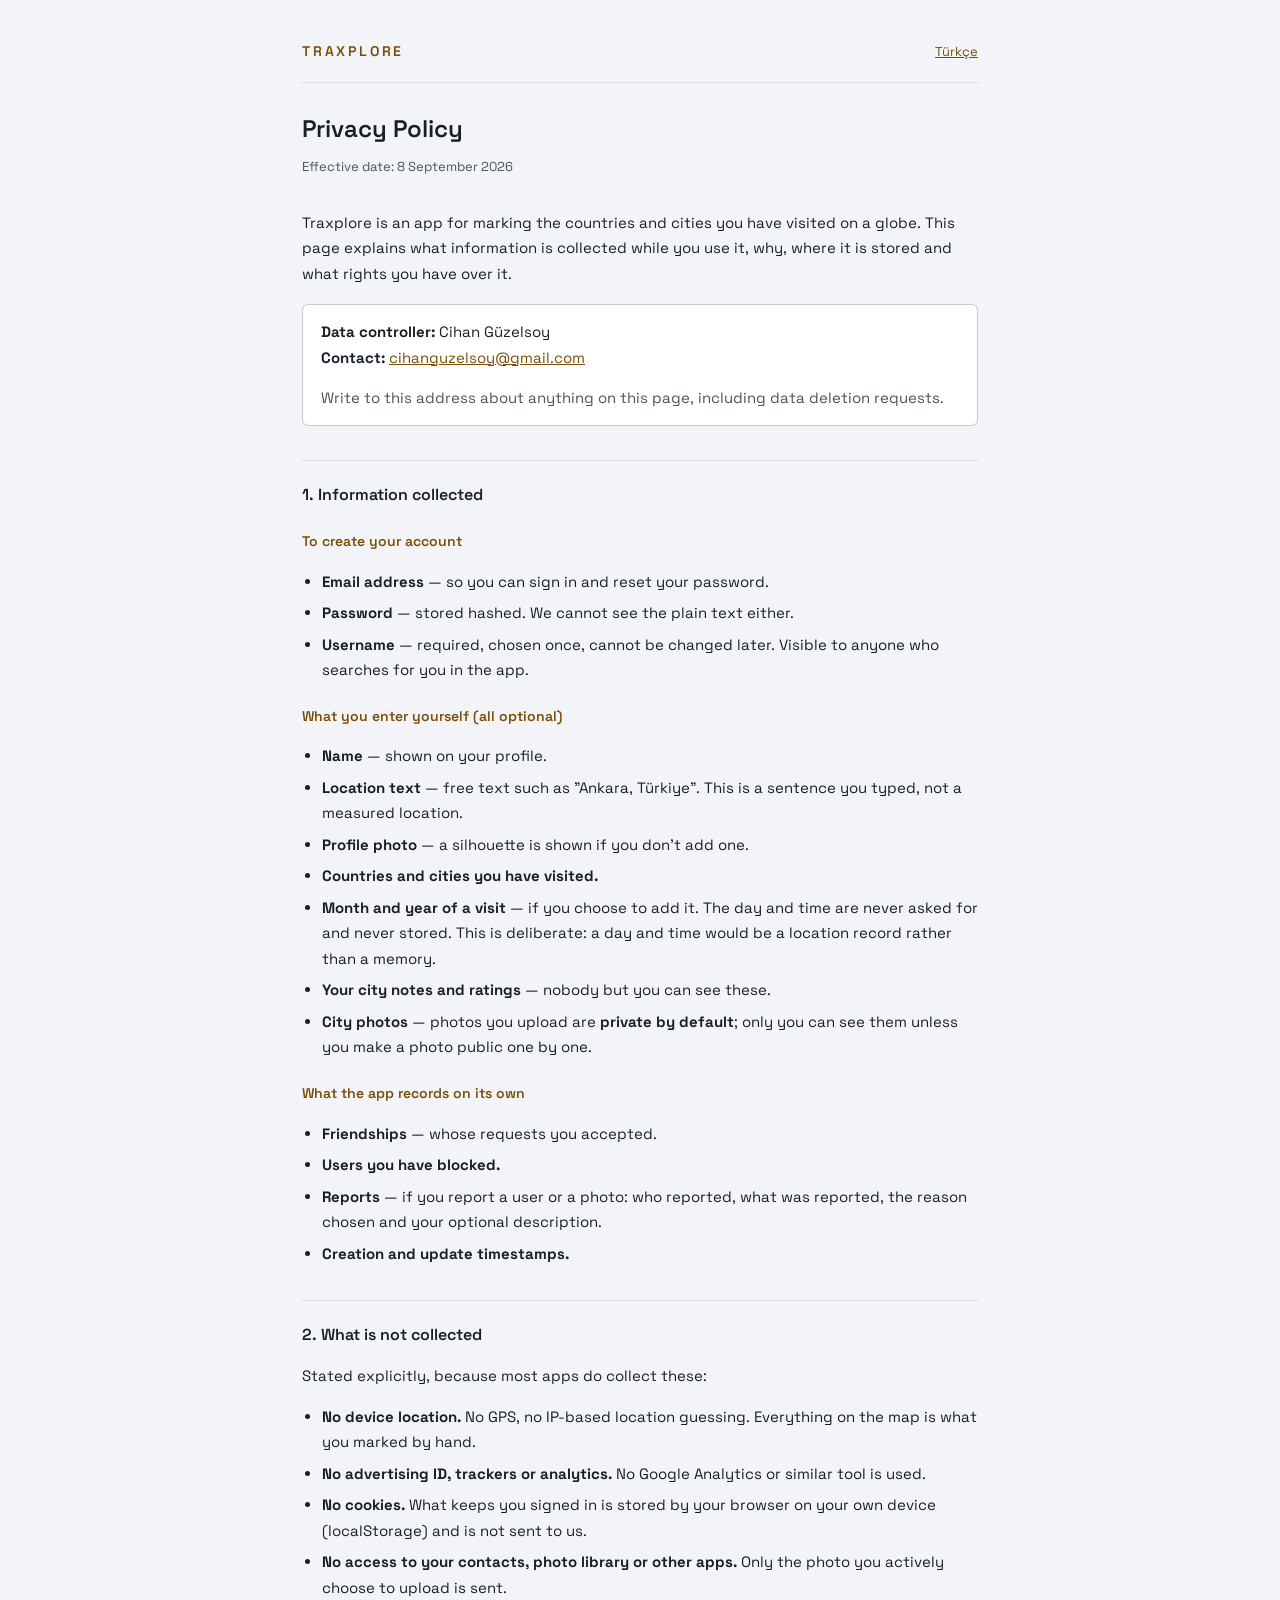
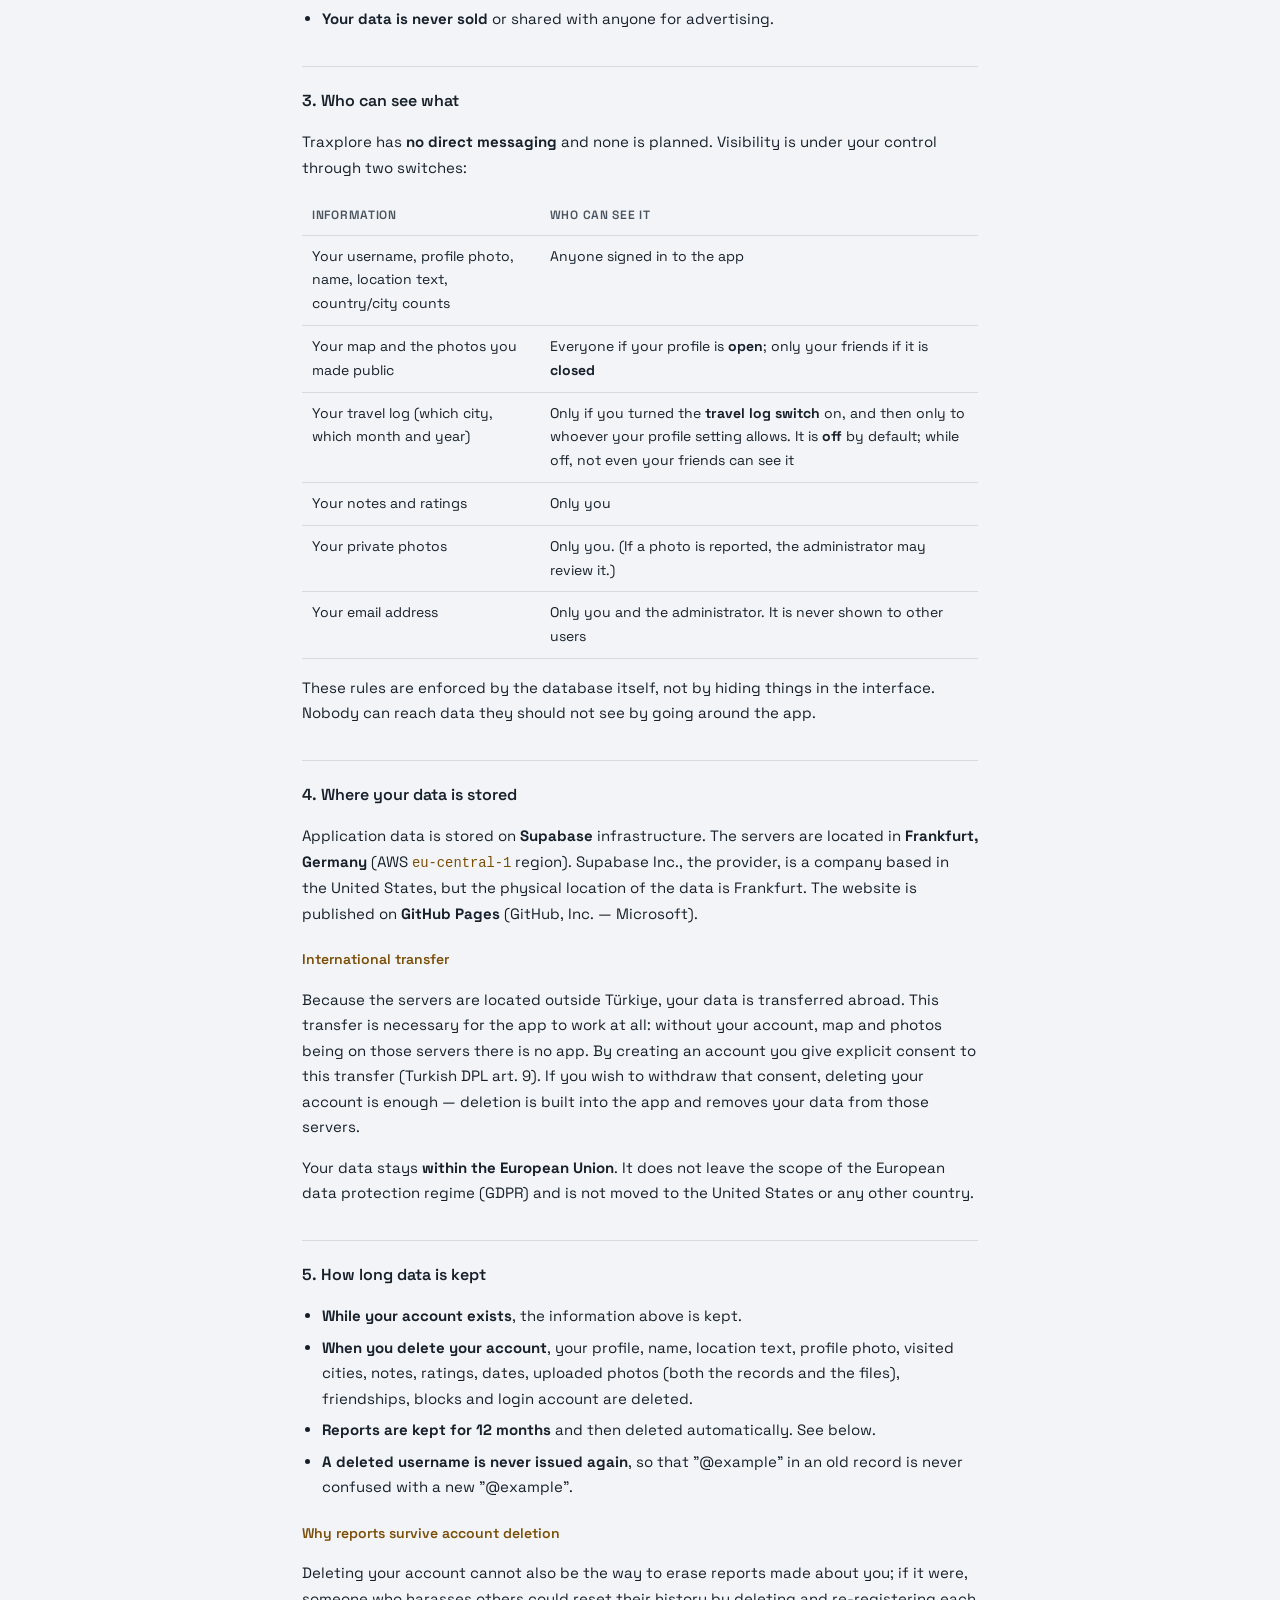
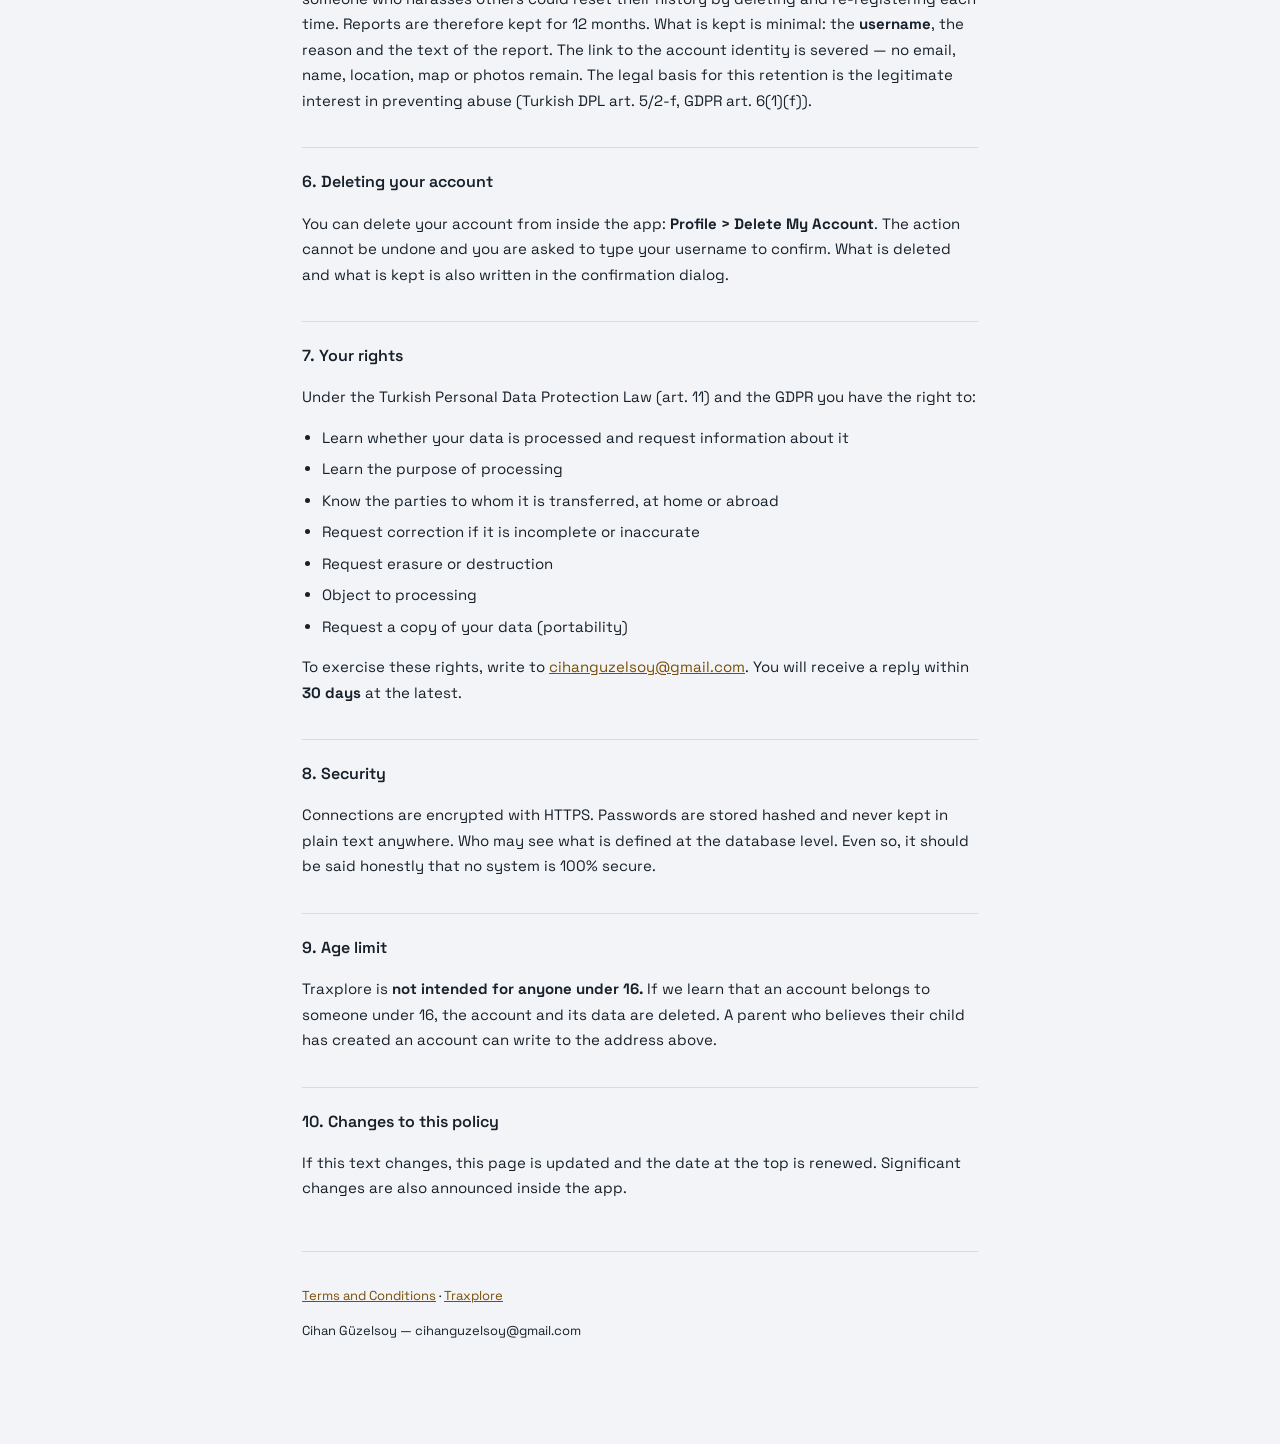
<file: privacy.html>
<!DOCTYPE html>
<html lang="en">
<head>
<meta charset="UTF-8">
<meta name="viewport" content="width=device-width, initial-scale=1.0">
<title>Traxplore — Privacy Policy</title>
    <meta name="description" content="What data Traxplore collects, where it is stored and how it is deleted.">
    <meta property="og:title" content="Traxplore — Privacy Policy">
    <meta property="og:description" content="What data Traxplore collects, where it is stored and how it is deleted.">
    <meta property="og:image" content="https://traxplore.app/onizleme.png?v=1">
<link rel="preconnect" href="https://fonts.googleapis.com">
<link rel="preconnect" href="https://fonts.gstatic.com" crossorigin>
<link href="https://fonts.googleapis.com/css2?family=Space+Grotesk:wght@400;500;600;700&display=swap" rel="stylesheet">
<style>
:root {
    --zemin: #060a11; --yuzey: rgba(9,13,19,0.86);
    --kil: rgba(190,212,218,0.10); --kil-guclu: rgba(190,212,218,0.20);
    --yazi: #DEE7EB; --yazi-soluk: #808B94; --kehribar: #E9A23B;
    --kehribar-a: #F3BE73;
    color-scheme: dark;
}

/* Bu sayfalarda tema dugmesi yok (uygulamanin disinda da aciliyorlar),
   o yuzden ziyaretcinin cihaz ayarina uyuyorlar. Uygulama icinde
   acildiklarinda zaten uygulamanin temasini aliyorlar: panele sadece
   metin aktariliyor, bu stil blogu gitmiyor. */
@media (prefers-color-scheme: light) {
    :root {
        --zemin: #F2F4F7; --yuzey: rgba(255,255,255,0.95);
        --kil: rgba(23,32,42,0.12); --kil-guclu: rgba(23,32,42,0.24);
        --yazi: #17202A; --yazi-soluk: #49545F; --kehribar: #7A4E06;
        --kehribar-a: #5C3A04;
        color-scheme: light;
    }
}
* { box-sizing: border-box; }
body {
    margin: 0; background: var(--zemin); color: var(--yazi);
    font-family: "Space Grotesk", -apple-system, "Segoe UI", sans-serif;
    font-size: 15px; line-height: 1.7;
}
.sayfa { max-width: 720px; margin: 0 auto; padding: 40px 22px 90px; }
.ust { display: flex; align-items: baseline; gap: 16px; flex-wrap: wrap;
       border-bottom: 1px solid var(--kil); padding-bottom: 18px; margin-bottom: 26px; }
.marka { font-size: 14px; letter-spacing: 0.2em; color: var(--kehribar);
         font-weight: 600; text-decoration: none; }
.diller { margin-left: auto; font-size: 13px; }
a { color: var(--kehribar); }
a:hover { color: var(--kehribar-a); }
h1 { font-size: 24px; font-weight: 600; margin: 0 0 6px; }
.tarih { color: var(--yazi-soluk); font-size: 13px; margin: 0 0 32px; }
h2 { font-size: 16px; font-weight: 600; margin: 34px 0 10px;
     padding-top: 20px; border-top: 1px solid var(--kil); }
h3 { font-size: 14px; font-weight: 600; margin: 22px 0 6px; color: var(--kehribar); }
p, li { color: var(--yazi); }
ul { padding-left: 20px; }
li { margin: 6px 0; }
.soluk { color: var(--yazi-soluk); }
.kutu { border: 1px solid var(--kil-guclu); border-radius: 6px;
        background: var(--yuzey); padding: 14px 18px; margin: 18px 0; }
.kutu p:first-child { margin-top: 0; }
.kutu p:last-child { margin-bottom: 0; }
table { border-collapse: collapse; width: 100%; margin: 16px 0; font-size: 14px; }
th, td { text-align: left; padding: 9px 10px; border-bottom: 1px solid var(--kil);
         vertical-align: top; }
th { color: var(--yazi-soluk); font-weight: 600; font-size: 12px;
     letter-spacing: 0.06em; text-transform: uppercase; }
code { font-family: ui-monospace, SFMono-Regular, Menlo, monospace;
       font-size: 0.92em; color: var(--kehribar); }
.alt { margin-top: 50px; padding-top: 20px; border-top: 1px solid var(--kil);
       color: var(--yazi-soluk); font-size: 13px; }
</style>
</head>
<body>
<div class="sayfa">
    <div class="ust">
        <a class="marka" href="./">TRAXPLORE</a>
        <span class="diller"><a href="gizlilik.html">Türkçe</a></span>
    </div>
    <h1>Privacy Policy</h1>
    <p class="tarih">Effective date: 8 September 2026</p>

    <p>Traxplore is an app for marking the countries and cities you have
    visited on a globe. This page explains what information is collected
    while you use it, why, where it is stored and what rights you have
    over it.</p>

    <div class="kutu">
        <p><b>Data controller:</b> Cihan Güzelsoy<br>
        <b>Contact:</b> <a href="mailto:cihanguzelsoy@gmail.com">cihanguzelsoy@gmail.com</a></p>
        <p class="soluk">Write to this address about anything on this page,
        including data deletion requests.</p>
    </div>

    <h2>1. Information collected</h2>

    <h3>To create your account</h3>
    <ul>
        <li><b>Email address</b> — so you can sign in and reset your password.</li>
        <li><b>Password</b> — stored hashed. We cannot see the plain text either.</li>
        <li><b>Username</b> — required, chosen once, cannot be changed later.
        Visible to anyone who searches for you in the app.</li>
    </ul>

    <h3>What you enter yourself (all optional)</h3>
    <ul>
        <li><b>Name</b> — shown on your profile.</li>
        <li><b>Location text</b> — free text such as "Ankara, Türkiye".
        This is a sentence you typed, not a measured location.</li>
        <li><b>Profile photo</b> — a silhouette is shown if you don't add one.</li>
        <li><b>Countries and cities you have visited.</b></li>
        <li><b>Month and year of a visit</b> — if you choose to add it.
        The day and time are never asked for and never stored. This is
        deliberate: a day and time would be a location record rather than
        a memory.</li>
        <li><b>Your city notes and ratings</b> — nobody but you can see these.</li>
        <li><b>City photos</b> — photos you upload are <b>private by
        default</b>; only you can see them unless you make a photo public
        one by one.</li>
    </ul>

    <h3>What the app records on its own</h3>
    <ul>
        <li><b>Friendships</b> — whose requests you accepted.</li>
        <li><b>Users you have blocked.</b></li>
        <li><b>Reports</b> — if you report a user or a photo: who reported,
        what was reported, the reason chosen and your optional description.</li>
        <li><b>Creation and update timestamps.</b></li>
    </ul>

    <h2>2. What is not collected</h2>
    <p>Stated explicitly, because most apps do collect these:</p>
    <ul>
        <li><b>No device location.</b> No GPS, no IP-based location guessing.
        Everything on the map is what you marked by hand.</li>
        <li><b>No advertising ID, trackers or analytics.</b> No Google
        Analytics or similar tool is used.</li>
        <li><b>No cookies.</b> What keeps you signed in is stored by your
        browser on your own device (localStorage) and is not sent to us.</li>
        <li><b>No access to your contacts, photo library or other apps.</b>
        Only the photo you actively choose to upload is sent.</li>
        <li><b>Your data is never sold</b> or shared with anyone for
        advertising.</li>
    </ul>

    <h2>3. Who can see what</h2>
    <p>Traxplore has <b>no direct messaging</b> and none is planned.
    Visibility is under your control through two switches:</p>
    <table>
        <tr><th>Information</th><th>Who can see it</th></tr>
        <tr><td>Your username, profile photo, name, location text,
                country/city counts</td>
            <td>Anyone signed in to the app</td></tr>
        <tr><td>Your map and the photos you made public</td>
            <td>Everyone if your profile is <b>open</b>; only your friends
                if it is <b>closed</b></td></tr>
        <tr><td>Your travel log (which city, which month and year)</td>
            <td>Only if you turned the <b>travel log switch</b> on, and then
                only to whoever your profile setting allows. It is
                <b>off</b> by default; while off, not even your friends can
                see it</td></tr>
        <tr><td>Your notes and ratings</td><td>Only you</td></tr>
        <tr><td>Your private photos</td>
            <td>Only you. (If a photo is reported, the administrator may
                review it.)</td></tr>
        <tr><td>Your email address</td>
            <td>Only you and the administrator. It is never shown to other
                users</td></tr>
    </table>
    <p>These rules are enforced by the database itself, not by hiding
    things in the interface. Nobody can reach data they should not see by
    going around the app.</p>

    <h2>4. Where your data is stored</h2>
    <p>Application data is stored on <b>Supabase</b> infrastructure. The
    servers are located in <b>Frankfurt, Germany</b> (AWS
    <code>eu-central-1</code> region). Supabase Inc., the provider, is a
    company based in the United States, but the physical location of the
    data is Frankfurt. The website is published on <b>GitHub Pages</b>
    (GitHub, Inc. — Microsoft).</p>

    <h3>International transfer</h3>
    <p>Because the servers are located outside Türkiye, your data is
    transferred abroad. This transfer is necessary for the app to work at
    all: without your account, map and photos being on those servers there
    is no app. By creating an account you give explicit consent to this
    transfer (Turkish DPL art. 9). If you wish to withdraw that consent,
    deleting your account is enough — deletion is built into the app and
    removes your data from those servers.</p>
    <p>Your data stays <b>within the European Union</b>. It does not leave
    the scope of the European data protection regime (GDPR) and is not
    moved to the United States or any other country.</p>

    <h2>5. How long data is kept</h2>
    <ul>
        <li><b>While your account exists</b>, the information above is kept.</li>
        <li><b>When you delete your account</b>, your profile, name,
        location text, profile photo, visited cities, notes, ratings, dates,
        uploaded photos (both the records and the files), friendships,
        blocks and login account are deleted.</li>
        <li><b>Reports are kept for 12 months</b> and then deleted
        automatically. See below.</li>
        <li><b>A deleted username is never issued again</b>, so that
        "@example" in an old record is never confused with a new
        "@example".</li>
    </ul>

    <h3>Why reports survive account deletion</h3>
    <p>Deleting your account cannot also be the way to erase reports made
    about you; if it were, someone who harasses others could reset their
    history by deleting and re-registering each time. Reports are therefore
    kept for 12 months. What is kept is minimal: the <b>username</b>, the
    reason and the text of the report. The link to the account identity is
    severed — no email, name, location, map or photos remain. The legal
    basis for this retention is the legitimate interest in preventing abuse
    (Turkish DPL art. 5/2-f, GDPR art. 6(1)(f)).</p>

    <h2>6. Deleting your account</h2>
    <p>You can delete your account from inside the app:
    <b>Profile &gt; Delete My Account</b>. The action cannot be undone and
    you are asked to type your username to confirm. What is deleted and
    what is kept is also written in the confirmation dialog.</p>

    <h2>7. Your rights</h2>
    <p>Under the Turkish Personal Data Protection Law (art. 11) and the
    GDPR you have the right to:</p>
    <ul>
        <li>Learn whether your data is processed and request information about it</li>
        <li>Learn the purpose of processing</li>
        <li>Know the parties to whom it is transferred, at home or abroad</li>
        <li>Request correction if it is incomplete or inaccurate</li>
        <li>Request erasure or destruction</li>
        <li>Object to processing</li>
        <li>Request a copy of your data (portability)</li>
    </ul>
    <p>To exercise these rights, write to
    <a href="mailto:cihanguzelsoy@gmail.com">cihanguzelsoy@gmail.com</a>.
    You will receive a reply within <b>30 days</b> at the latest.</p>

    <h2>8. Security</h2>
    <p>Connections are encrypted with HTTPS. Passwords are stored hashed
    and never kept in plain text anywhere. Who may see what is defined at
    the database level. Even so, it should be said honestly that no system
    is 100% secure.</p>

    <h2>9. Age limit</h2>
    <p>Traxplore is <b>not intended for anyone under 16.</b> If we learn
    that an account belongs to someone under 16, the account and its data
    are deleted. A parent who believes their child has created an account
    can write to the address above.</p>

    <h2>10. Changes to this policy</h2>
    <p>If this text changes, this page is updated and the date at the top
    is renewed. Significant changes are also announced inside the app.</p>

    <div class="alt">
        <p><a href="terms.html">Terms and Conditions</a> ·
        <a href="./">Traxplore</a></p>
        <p>Cihan Güzelsoy — cihanguzelsoy@gmail.com</p>
    </div>
</div>
</body>
</html>
</file>
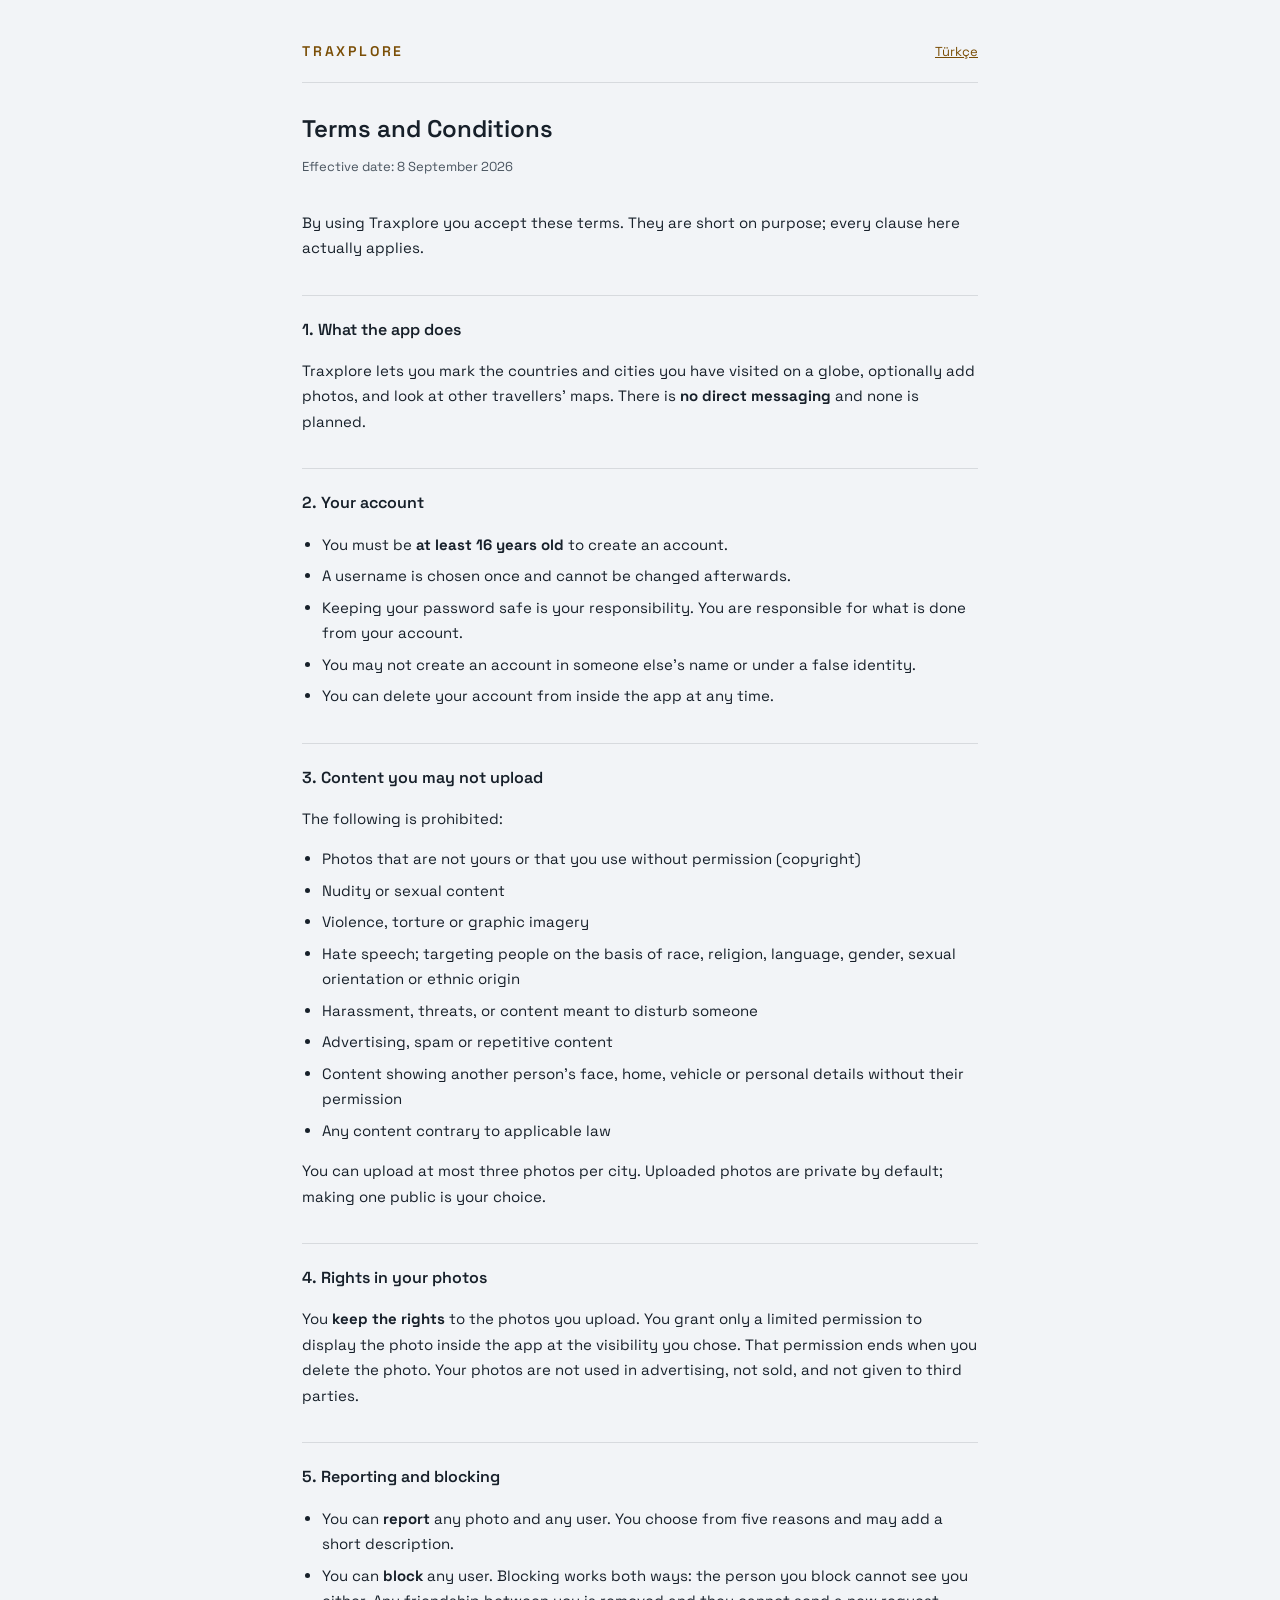
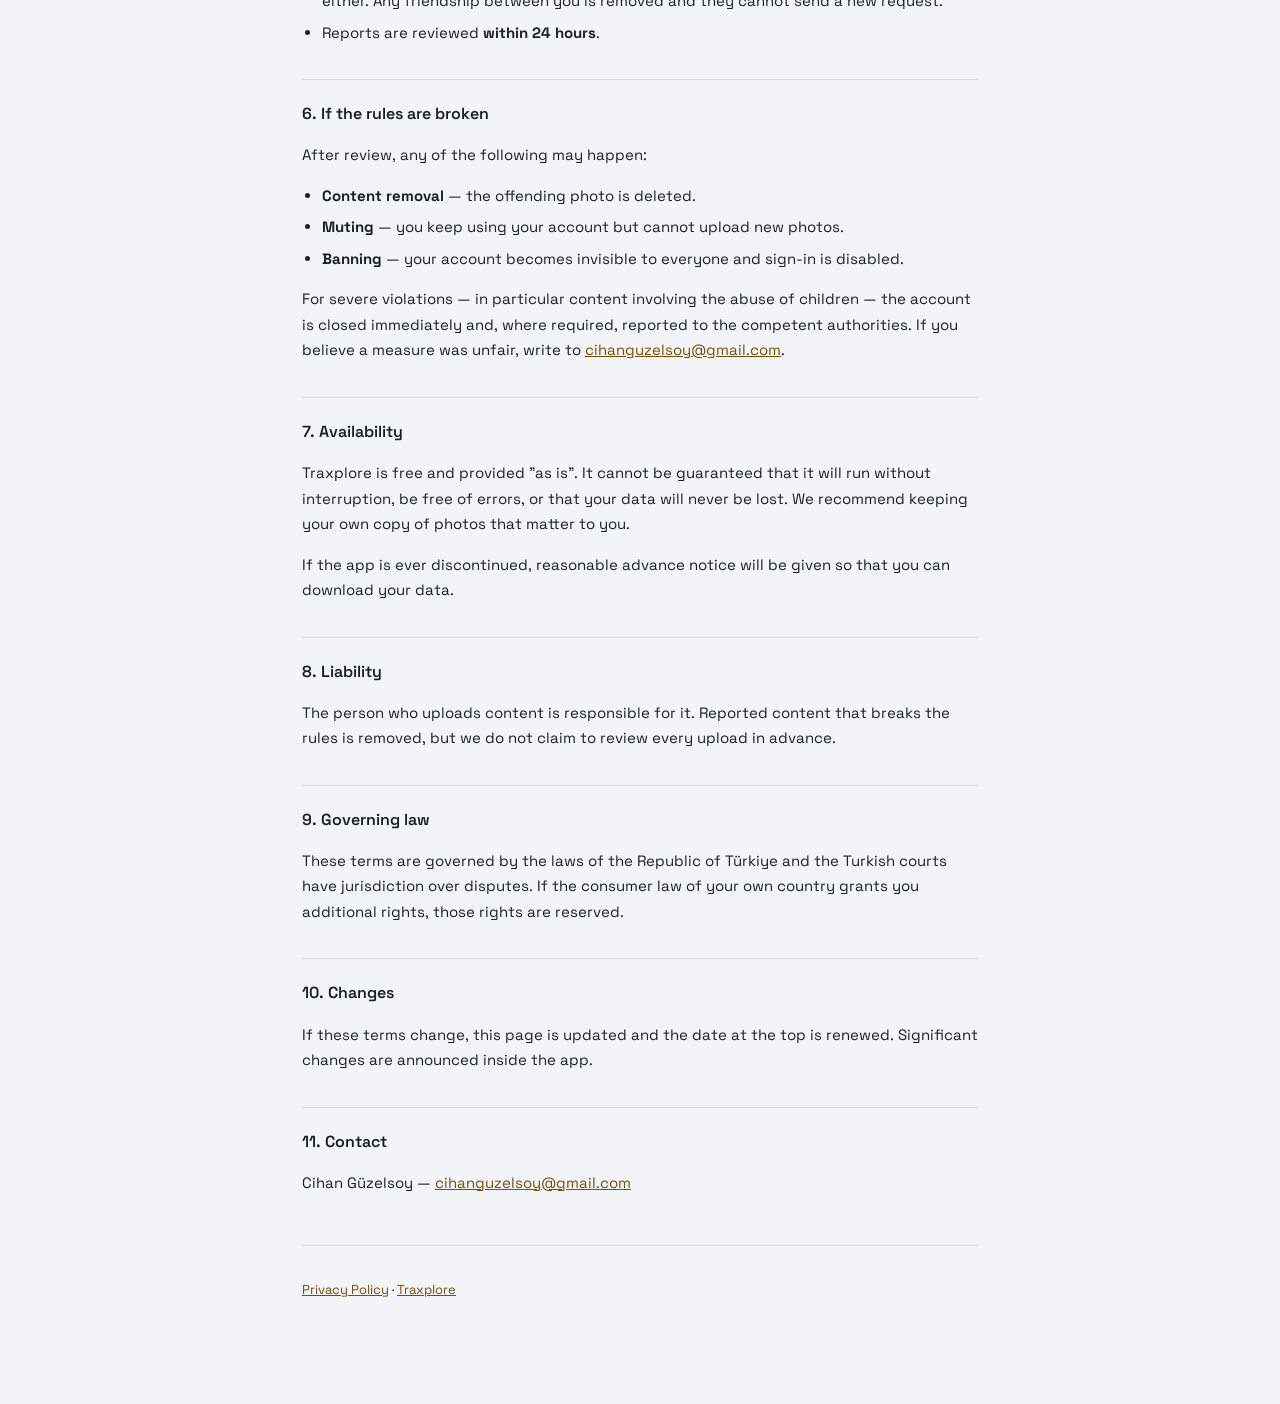
<file: terms.html>
<!DOCTYPE html>
<html lang="en">
<head>
<meta charset="UTF-8">
<meta name="viewport" content="width=device-width, initial-scale=1.0">
<title>Traxplore — Terms and Conditions</title>
    <meta name="description" content="The rules that apply when using Traxplore.">
    <meta property="og:title" content="Traxplore — Terms and Conditions">
    <meta property="og:description" content="The rules that apply when using Traxplore.">
    <meta property="og:image" content="https://traxplore.app/onizleme.png?v=1">
<link rel="preconnect" href="https://fonts.googleapis.com">
<link rel="preconnect" href="https://fonts.gstatic.com" crossorigin>
<link href="https://fonts.googleapis.com/css2?family=Space+Grotesk:wght@400;500;600;700&display=swap" rel="stylesheet">
<style>
:root {
    --zemin: #060a11; --yuzey: rgba(9,13,19,0.86);
    --kil: rgba(190,212,218,0.10); --kil-guclu: rgba(190,212,218,0.20);
    --yazi: #DEE7EB; --yazi-soluk: #808B94; --kehribar: #E9A23B;
    --kehribar-a: #F3BE73;
    color-scheme: dark;
}

/* Bu sayfalarda tema dugmesi yok (uygulamanin disinda da aciliyorlar),
   o yuzden ziyaretcinin cihaz ayarina uyuyorlar. Uygulama icinde
   acildiklarinda zaten uygulamanin temasini aliyorlar: panele sadece
   metin aktariliyor, bu stil blogu gitmiyor. */
@media (prefers-color-scheme: light) {
    :root {
        --zemin: #F2F4F7; --yuzey: rgba(255,255,255,0.95);
        --kil: rgba(23,32,42,0.12); --kil-guclu: rgba(23,32,42,0.24);
        --yazi: #17202A; --yazi-soluk: #49545F; --kehribar: #7A4E06;
        --kehribar-a: #5C3A04;
        color-scheme: light;
    }
}
* { box-sizing: border-box; }
body {
    margin: 0; background: var(--zemin); color: var(--yazi);
    font-family: "Space Grotesk", -apple-system, "Segoe UI", sans-serif;
    font-size: 15px; line-height: 1.7;
}
.sayfa { max-width: 720px; margin: 0 auto; padding: 40px 22px 90px; }
.ust { display: flex; align-items: baseline; gap: 16px; flex-wrap: wrap;
       border-bottom: 1px solid var(--kil); padding-bottom: 18px; margin-bottom: 26px; }
.marka { font-size: 14px; letter-spacing: 0.2em; color: var(--kehribar);
         font-weight: 600; text-decoration: none; }
.diller { margin-left: auto; font-size: 13px; }
a { color: var(--kehribar); }
a:hover { color: var(--kehribar-a); }
h1 { font-size: 24px; font-weight: 600; margin: 0 0 6px; }
.tarih { color: var(--yazi-soluk); font-size: 13px; margin: 0 0 32px; }
h2 { font-size: 16px; font-weight: 600; margin: 34px 0 10px;
     padding-top: 20px; border-top: 1px solid var(--kil); }
h3 { font-size: 14px; font-weight: 600; margin: 22px 0 6px; color: var(--kehribar); }
p, li { color: var(--yazi); }
ul { padding-left: 20px; }
li { margin: 6px 0; }
.soluk { color: var(--yazi-soluk); }
.kutu { border: 1px solid var(--kil-guclu); border-radius: 6px;
        background: var(--yuzey); padding: 14px 18px; margin: 18px 0; }
.kutu p:first-child { margin-top: 0; }
.kutu p:last-child { margin-bottom: 0; }
table { border-collapse: collapse; width: 100%; margin: 16px 0; font-size: 14px; }
th, td { text-align: left; padding: 9px 10px; border-bottom: 1px solid var(--kil);
         vertical-align: top; }
th { color: var(--yazi-soluk); font-weight: 600; font-size: 12px;
     letter-spacing: 0.06em; text-transform: uppercase; }
code { font-family: ui-monospace, SFMono-Regular, Menlo, monospace;
       font-size: 0.92em; color: var(--kehribar); }
.alt { margin-top: 50px; padding-top: 20px; border-top: 1px solid var(--kil);
       color: var(--yazi-soluk); font-size: 13px; }
</style>
</head>
<body>
<div class="sayfa">
    <div class="ust">
        <a class="marka" href="./">TRAXPLORE</a>
        <span class="diller"><a href="kosullar.html">Türkçe</a></span>
    </div>
    <h1>Terms and Conditions</h1>
    <p class="tarih">Effective date: 8 September 2026</p>

    <p>By using Traxplore you accept these terms. They are short on
    purpose; every clause here actually applies.</p>

    <h2>1. What the app does</h2>
    <p>Traxplore lets you mark the countries and cities you have visited on
    a globe, optionally add photos, and look at other travellers' maps.
    There is <b>no direct messaging</b> and none is planned.</p>

    <h2>2. Your account</h2>
    <ul>
        <li>You must be <b>at least 16 years old</b> to create an account.</li>
        <li>A username is chosen once and cannot be changed afterwards.</li>
        <li>Keeping your password safe is your responsibility. You are
        responsible for what is done from your account.</li>
        <li>You may not create an account in someone else's name or under a
        false identity.</li>
        <li>You can delete your account from inside the app at any time.</li>
    </ul>

    <h2>3. Content you may not upload</h2>
    <p>The following is prohibited:</p>
    <ul>
        <li>Photos that are not yours or that you use without permission
        (copyright)</li>
        <li>Nudity or sexual content</li>
        <li>Violence, torture or graphic imagery</li>
        <li>Hate speech; targeting people on the basis of race, religion,
        language, gender, sexual orientation or ethnic origin</li>
        <li>Harassment, threats, or content meant to disturb someone</li>
        <li>Advertising, spam or repetitive content</li>
        <li>Content showing another person's face, home, vehicle or personal
        details without their permission</li>
        <li>Any content contrary to applicable law</li>
    </ul>
    <p>You can upload at most three photos per city. Uploaded photos are
    private by default; making one public is your choice.</p>

    <h2>4. Rights in your photos</h2>
    <p>You <b>keep the rights</b> to the photos you upload. You grant only
    a limited permission to display the photo inside the app at the
    visibility you chose. That permission ends when you delete the photo.
    Your photos are not used in advertising, not sold, and not given to
    third parties.</p>

    <h2>5. Reporting and blocking</h2>
    <ul>
        <li>You can <b>report</b> any photo and any user. You choose from
        five reasons and may add a short description.</li>
        <li>You can <b>block</b> any user. Blocking works both ways: the
        person you block cannot see you either. Any friendship between you
        is removed and they cannot send a new request.</li>
        <li>Reports are reviewed <b>within 24 hours</b>.</li>
    </ul>

    <h2>6. If the rules are broken</h2>
    <p>After review, any of the following may happen:</p>
    <ul>
        <li><b>Content removal</b> — the offending photo is deleted.</li>
        <li><b>Muting</b> — you keep using your account but cannot upload
        new photos.</li>
        <li><b>Banning</b> — your account becomes invisible to everyone and
        sign-in is disabled.</li>
    </ul>
    <p>For severe violations — in particular content involving the abuse of
    children — the account is closed immediately and, where required,
    reported to the competent authorities. If you believe a measure was
    unfair, write to
    <a href="mailto:cihanguzelsoy@gmail.com">cihanguzelsoy@gmail.com</a>.</p>

    <h2>7. Availability</h2>
    <p>Traxplore is free and provided "as is". It cannot be guaranteed that
    it will run without interruption, be free of errors, or that your data
    will never be lost. We recommend keeping your own copy of photos that
    matter to you.</p>
    <p>If the app is ever discontinued, reasonable advance notice will be
    given so that you can download your data.</p>

    <h2>8. Liability</h2>
    <p>The person who uploads content is responsible for it. Reported
    content that breaks the rules is removed, but we do not claim to review
    every upload in advance.</p>

    <h2>9. Governing law</h2>
    <p>These terms are governed by the laws of the Republic of Türkiye and
    the Turkish courts have jurisdiction over disputes. If the consumer law
    of your own country grants you additional rights, those rights are
    reserved.</p>

    <h2>10. Changes</h2>
    <p>If these terms change, this page is updated and the date at the top
    is renewed. Significant changes are announced inside the app.</p>

    <h2>11. Contact</h2>
    <p>Cihan Güzelsoy —
    <a href="mailto:cihanguzelsoy@gmail.com">cihanguzelsoy@gmail.com</a></p>

    <div class="alt">
        <p><a href="privacy.html">Privacy Policy</a> ·
        <a href="./">Traxplore</a></p>
    </div>
</div>
</body>
</html>
</file>
